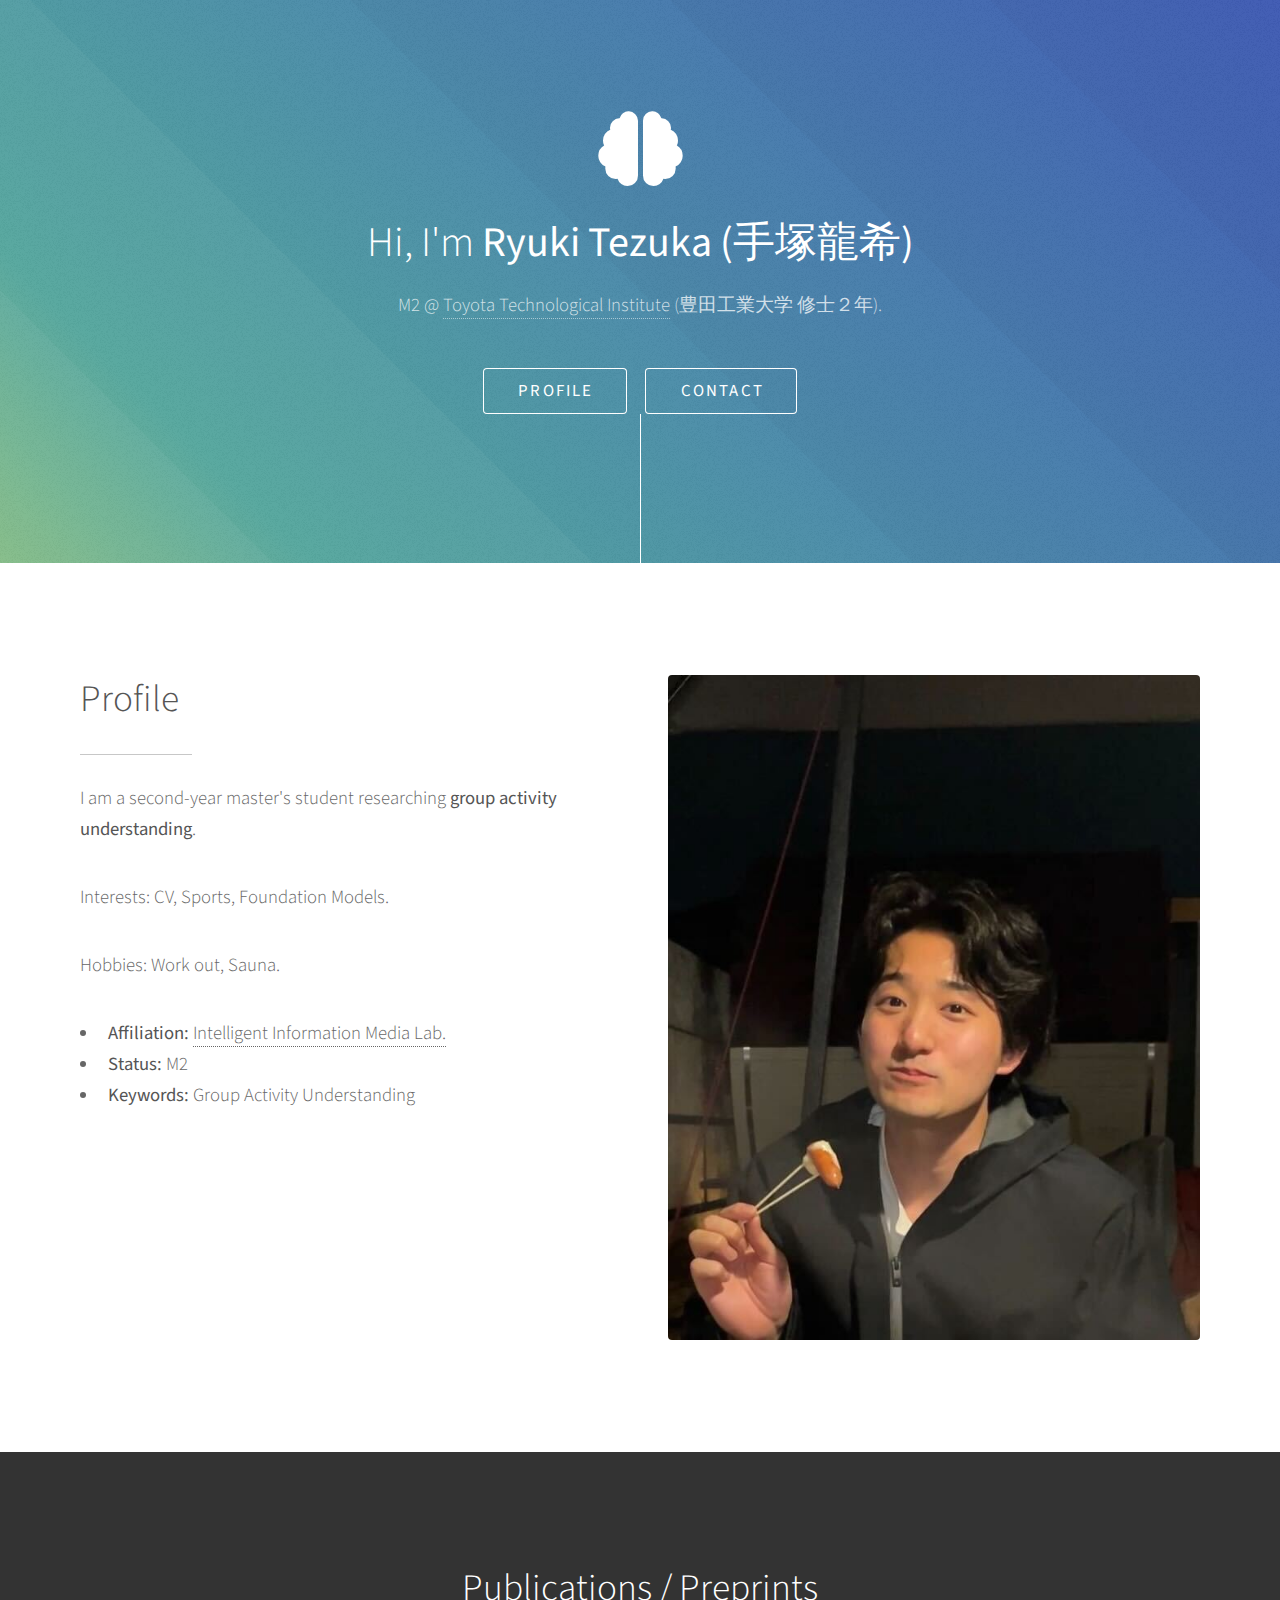
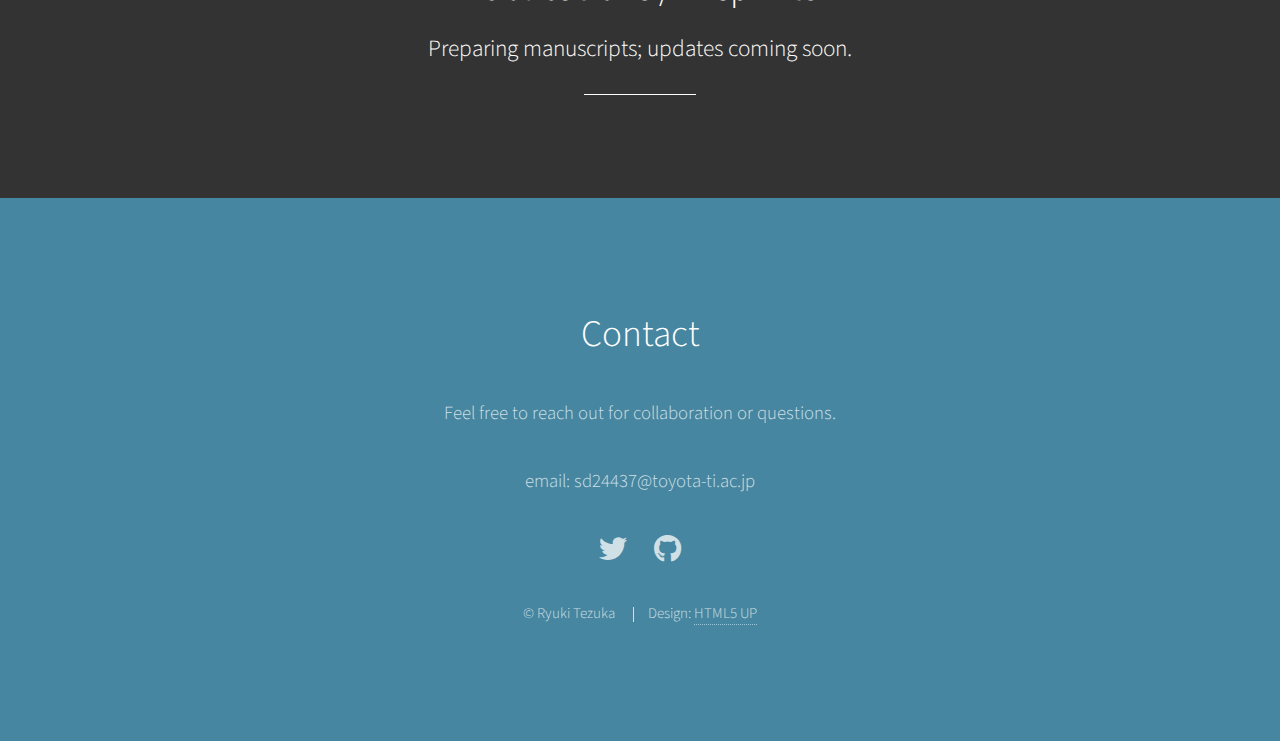
<file: index.html>
<!DOCTYPE HTML>
<!--
  Customized from:
  Photon by HTML5 UP | html5up.net | @ajlkn
  Free under CCA 3.0 (html5up.net/license)
-->
<html lang="en">
  <head>
    <title>Ryuki Tezuka | Computer Vision</title>
    <meta charset="utf-8" />
    <meta name="viewport" content="width=device-width, initial-scale=1, user-scalable=no" />
    <meta name="description" content="Ryuki Tezuka — M2 at Toyota Technological Institute. Computer Vision / Group Activity Recognition / DINOv2.">
    <link rel="stylesheet" href="assets/css/main.css" />
    <noscript><link rel="stylesheet" href="assets/css/noscript.css" /></noscript>
  </head>
  <body class="is-preload">

    <!-- Header -->
    <section id="header">
      <div class="inner">
        <span class="icon solid major fa-brain"></span>
        <h1>Hi, I'm <strong>Ryuki Tezuka (手塚龍希)</strong></h1>
        <p>
          M2 @ <a href="https://www.toyota-ti.ac.jp/" target="_blank" rel="noopener">Toyota Technological Institute</a> (豊田工業大学 修士２年).<br/>
		</p>
        <ul class="actions special">
          <li><a href="#one" class="button scrolly">Profile</a></li>
          <li><a href="#contact" class="button scrolly">Contact</a></li>
        </ul>
      </div>
    </section>

    <!-- One: About -->
    <section id="one" class="main style1">
      <div class="container">
        <div class="row gtr-150">
          <div class="col-6 col-12-medium">
            <header class="major">
              <h2>Profile </h2>
            </header>
            <p>
			I am a second-year master's student researching <b>group activity understanding</b>.
            </p>
            <p>
              Interests: CV, Sports, Foundation Models.
			</p>
			<p>
              Hobbies: Work out, Sauna.
            </p>
            <ul>
              <li><b>Affiliation:</b> <a href="https://www.toyota-ti.ac.jp/Lab/Denshi/iim/index-j.html" target="_blank" rel="noopener">Intelligent Information Media Lab.</a></li>
              <li><b>Status:</b> M2 </li>
              <li><b>Keywords:</b> Group Activity Understanding</li>
            </ul>
          </div>
          <div class="col-6 col-12-medium imp-medium">
            <span class="image fit"><img src="images/profile.jpg" alt="Profile photo of Ryuki Tezuka" /></span>
          </div>
        </div>
      </div>
    </section>

    <!-- Two: Research Focus -->
    <!-- <section id="two" class="main style2">
      <div class="container">
        <div class="row gtr-150">
          <div class="col-6 col-12-medium">
            <ul class="major-icons">
              <li><span class="icon solid style1 major fa-code"></span></li>
              <li><span class="icon solid style2 major fa-bolt"></span></li>
              <li><span class="icon solid style3 major fa-camera-retro"></span></li>
              <li><span class="icon solid style4 major fa-cog"></span></li>
              <li><span class="icon solid style5 major fa-desktop"></span></li>
              <li><span class="icon solid style6 major fa-chart-line"></span></li>
            </ul>
          </div>
          <div class="col-6 col-12-medium">
            <header class="major">
              <h2>Research Focus</h2>
            </header>
            <p>
              I build single-/multi-stream models that combine <b>global scene cues</b> (frozen
              DINOv2 features) with <b>local motion cues</b> (person-wise flow) and <b>object cues</b>
              (ball positions, inpainting). I evaluate with GAR accuracy and retrieval metrics
              (Hit@k / Precision@k), plus t-SNE visualizations.
            </p>
            <p>
              Recent work: loss design for flow/object heads, LoRA-based partial fine-tuning,
              KNN retrieval analysis on Volleyball/NBA datasets, and robustness to detector noise.
            </p>
            <p class="small">
              Tools: PyTorch, CUDA, W&B, DINOv2/ViT/CLIP, LaMa, tmux, pyenv, Docker.
            </p>
          </div>
        </div>
      </div>
    </section> -->

    <!-- Three: Projects -->
    <!-- <section id="projects" class="main style1 special">
      <div class="container">
        <header class="major">
          <h2>Selected Projects</h2>
          <p>Ongoing research and tools. Click “More” for code or notes.</p>
        </header>
        <div class="row gtr-150">
          <div class="col-4 col-12-medium">
            <span class="image fit"><img src="images/proj_gar.jpg" alt="Group Activity Recognition project image" /></span>
            <h3>Motion-aware GAR with DINOv2</h3>
            <p>
              GAR pipeline that fuses global features with person-wise flow and ball cues.
              Evaluated on Volleyball/NBA datasets with KNN retrieval.
            </p>
            <ul class="actions special">
              <li><a href="https://github.com/tezuka0001" class="button">More</a></li>
            </ul>
          </div>
          <div class="col-4 col-12-medium">
            <span class="image fit"><img src="images/proj_flow.jpg" alt="Optical flow / inpainting project image" /></span>
            <h3>Flow & Object Heads</h3>
            <p>
              Loss design and training scripts for flow_x/flow_y and ball localization;
              robustness to detector swaps, ablations with LoRA.
            </p>
            <ul class="actions special">
              <li><a href="https://github.com/tezuka0001" class="button">More</a></li>
            </ul>
          </div>
          <div class="col-4 col-12-medium">
            <span class="image fit"><img src="images/proj_tools.jpg" alt="Utilities and visualization tools" /></span>
            <h3>Eval & Viz Toolkit</h3>
            <p>
              Confusion matrices, Hit@k/Precision@k, t-SNE plots, and reproducible test pipelines
              (W&B logging, seeds, masks).
            </p>
            <ul class="actions special">
              <li><a href="https://github.com/tezuka0001" class="button">More</a></li>
            </ul>
          </div>
        </div>
      </div>
    </section> -->

    <!-- (Optional) Publications -->
    <section id="pubs" class="main style2 special">
      <div class="container">
        <header class="major">
          <h2>Publications / Preprints</h2>
          <p>Preparing manuscripts; updates coming soon.</p>
        </header>
      </div>
    </section>

    <!-- Contact / Footer -->
    <section id="footer">
      <div id="contact" class="inner">
        <h2>Contact</h2>
        <p>Feel free to reach out for collaboration or questions.</p>
		<p>email: sd24437@toyota-ti.ac.jp </p>
        <ul class="icons">
          <!-- Update the links below -->
          <li><a href="https://x.com/" class="icon brands alt fa-twitter"><span class="label">Twitter</span></a></li>
          <!-- <li><a href="https://www.instagram.com/" class="icon brands alt fa-instagram"><span class="label">Instagram</span></a></li> -->
          <li><a href="https://github.com/tezuka0001" class="icon brands alt fa-github"><span class="label">GitHub</span></a></li>
          <!-- If you have LinkedIn: <li><a href="https://www.linkedin.com/in/..." class="icon brands alt fa-linkedin"><span class="label">LinkedIn</span></a></li> -->
          <!-- <li><a href="sd24437@toyota-ti.ac.jp" class="icon solid alt fa-envelope"><span class="label">Email</span></a></li> -->
        </ul>
        <ul class="copyright">
          <li>&copy; Ryuki Tezuka</li>
          <li>Design: <a href="http://html5up.net">HTML5 UP</a></li>
        </ul>
      </div>
    </section>

    <!-- Scripts -->
    <script src="assets/js/jquery.min.js"></script>
    <script src="assets/js/jquery.scrolly.min.js"></script>
    <script src="assets/js/browser.min.js"></script>
    <script src="assets/js/breakpoints.min.js"></script>
    <script src="assets/js/util.js"></script>
    <script src="assets/js/main.js"></script>

  </body>
</html>
</file>
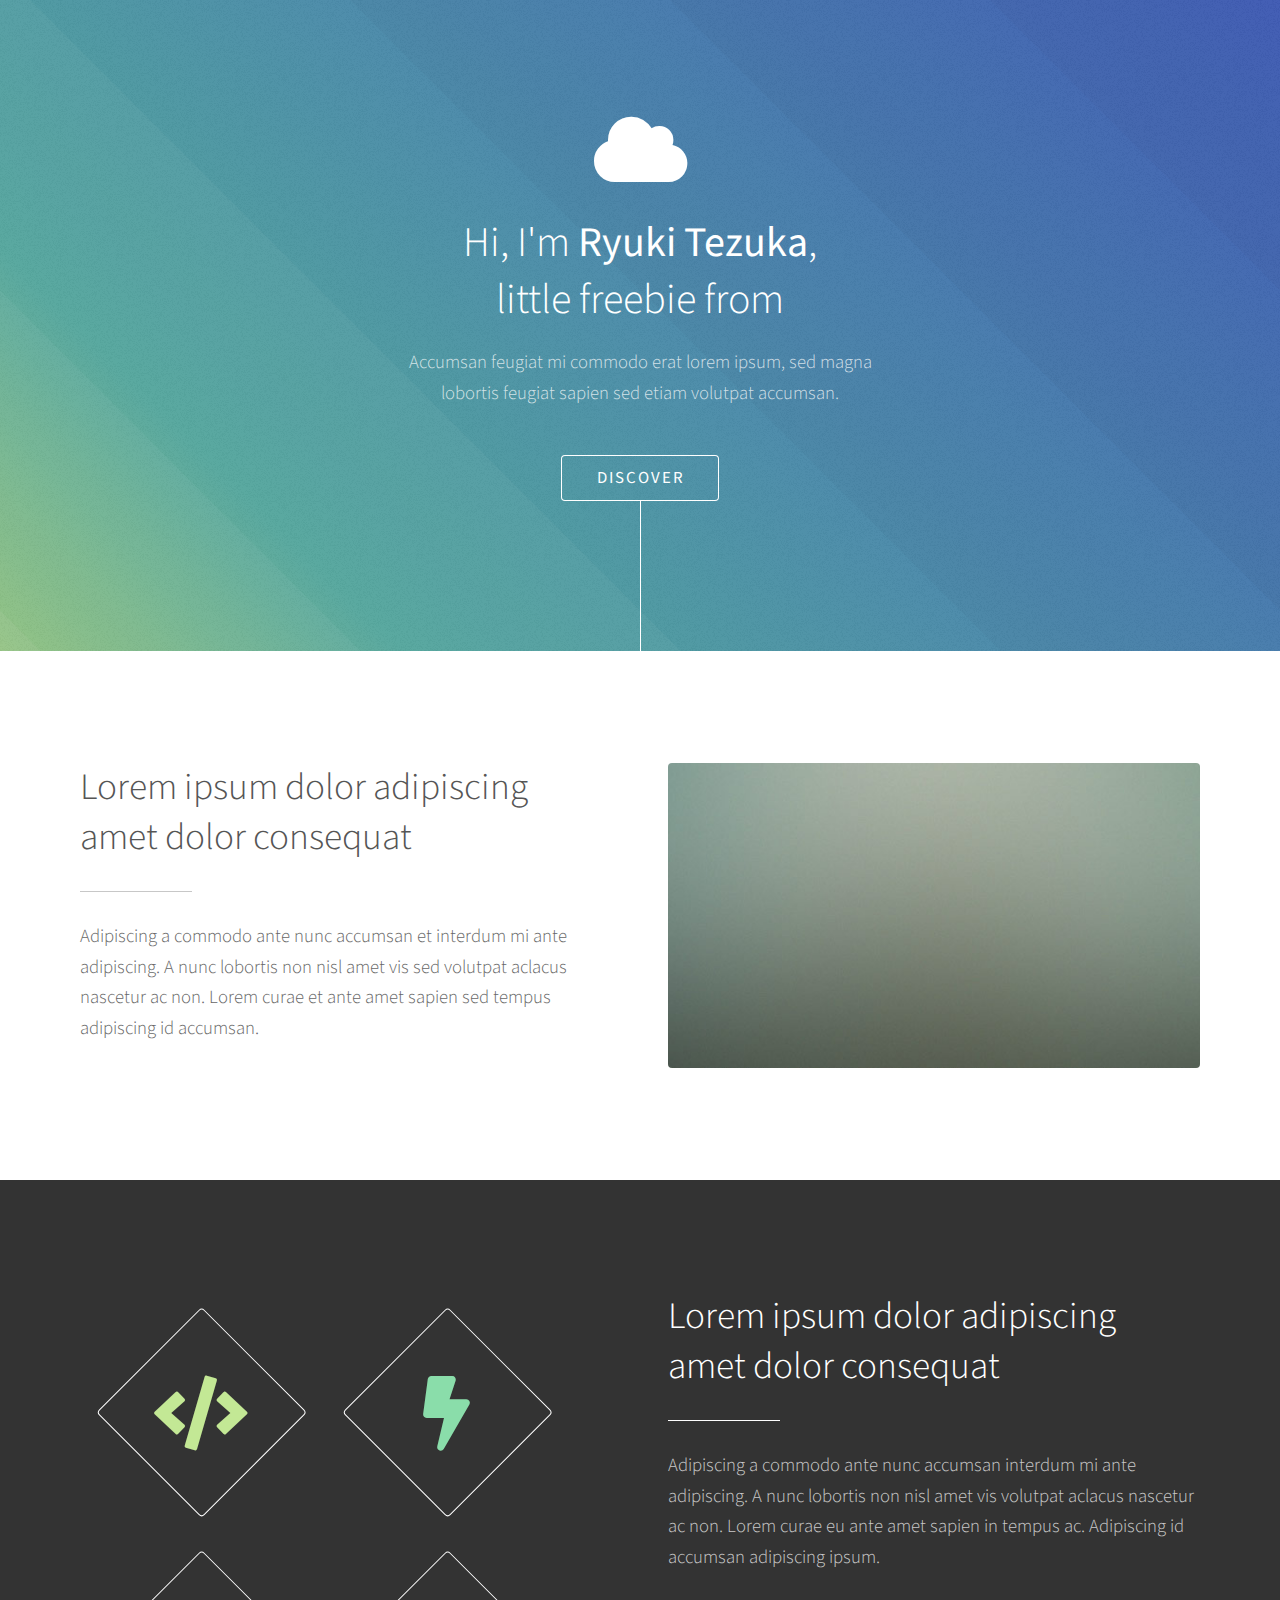
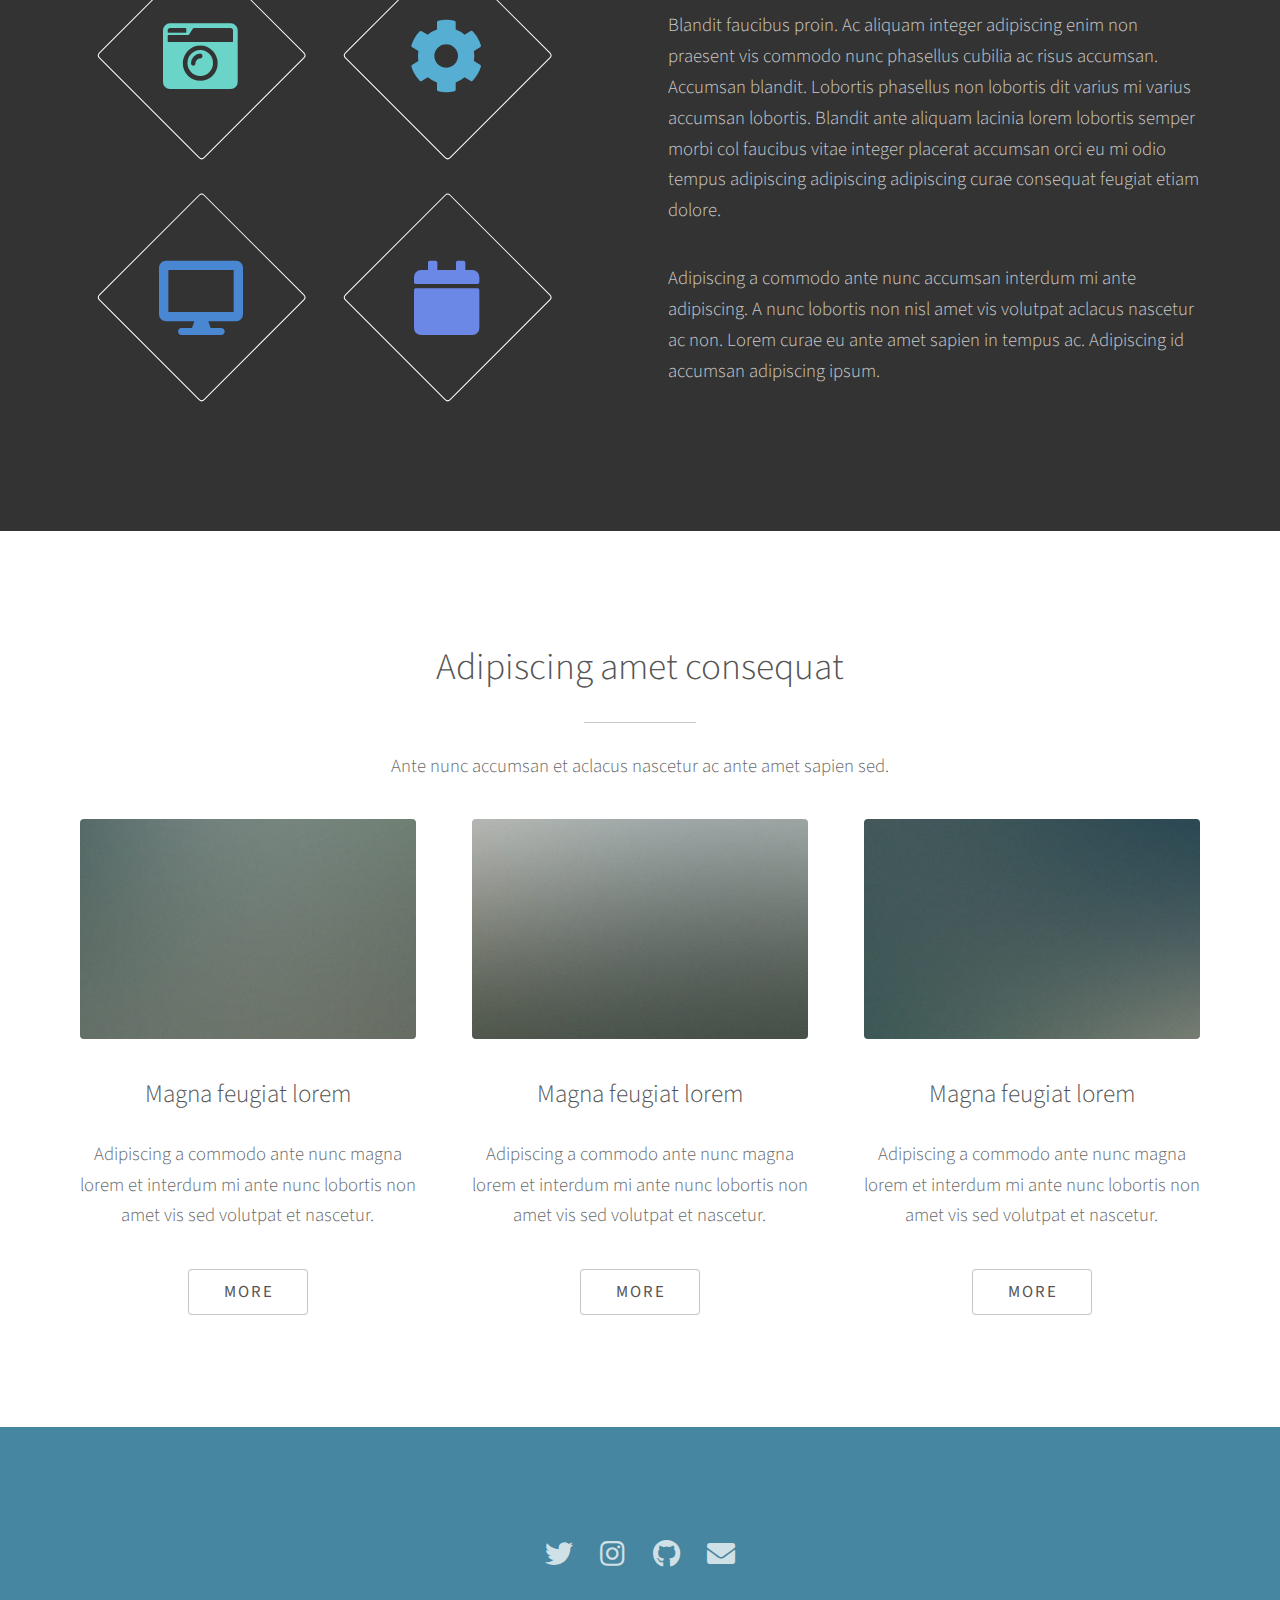
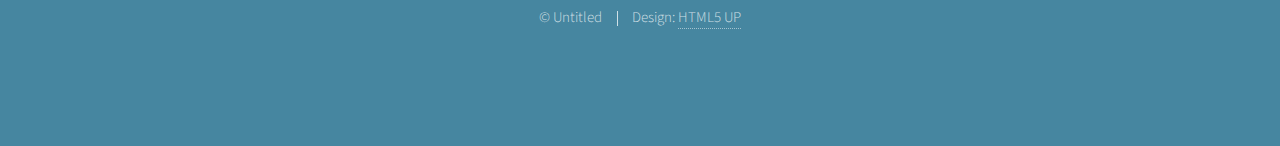
<file: index_original.html>
<!DOCTYPE HTML>
<!--
	Photon by HTML5 UP
	html5up.net | @ajlkn
	Free for personal and commercial use under the CCA 3.0 license (html5up.net/license)
-->
<html>
	<head>
		<title>tezuka001</title>
		<meta charset="utf-8" />
		<meta name="viewport" content="width=device-width, initial-scale=1, user-scalable=no" />
		<link rel="stylesheet" href="assets/css/main.css" />
		<noscript><link rel="stylesheet" href="assets/css/noscript.css" /></noscript>
	</head>
	<body class="is-preload">

		<!-- Header -->
			<section id="header">
				<div class="inner">
					<span class="icon solid major fa-cloud"></span>
					<h1>Hi, I'm <strong>Ryuki Tezuka</strong>,<br />
					little freebie from </h1>
					<p>Accumsan feugiat mi commodo erat lorem ipsum, sed magna<br />
					lobortis feugiat sapien sed etiam volutpat accumsan.</p>
					<ul class="actions special">
						<li><a href="#one" class="button scrolly">Discover</a></li>
					</ul>
				</div>
			</section>

		<!-- One -->
			<section id="one" class="main style1">
				<div class="container">
					<div class="row gtr-150">
						<div class="col-6 col-12-medium">
							<header class="major">
								<h2>Lorem ipsum dolor adipiscing<br />
								amet dolor consequat</h2>
							</header>
							<p>Adipiscing a commodo ante nunc accumsan et interdum mi ante adipiscing. A nunc lobortis non nisl amet vis sed volutpat aclacus nascetur ac non. Lorem curae et ante amet sapien sed tempus adipiscing id accumsan.</p>
						</div>
						<div class="col-6 col-12-medium imp-medium">
							<span class="image fit"><img src="images/pic01.jpg" alt="" /></span>
						</div>
					</div>
				</div>
			</section>

		<!-- Two -->
			<section id="two" class="main style2">
				<div class="container">
					<div class="row gtr-150">
						<div class="col-6 col-12-medium">
							<ul class="major-icons">
								<li><span class="icon solid style1 major fa-code"></span></li>
								<li><span class="icon solid style2 major fa-bolt"></span></li>
								<li><span class="icon solid style3 major fa-camera-retro"></span></li>
								<li><span class="icon solid style4 major fa-cog"></span></li>
								<li><span class="icon solid style5 major fa-desktop"></span></li>
								<li><span class="icon solid style6 major fa-calendar"></span></li>
							</ul>
						</div>
						<div class="col-6 col-12-medium">
							<header class="major">
								<h2>Lorem ipsum dolor adipiscing<br />
								amet dolor consequat</h2>
							</header>
							<p>Adipiscing a commodo ante nunc accumsan interdum mi ante adipiscing. A nunc lobortis non nisl amet vis volutpat aclacus nascetur ac non. Lorem curae eu ante amet sapien in tempus ac. Adipiscing id accumsan adipiscing ipsum.</p>
							<p>Blandit faucibus proin. Ac aliquam integer adipiscing enim non praesent vis commodo nunc phasellus cubilia ac risus accumsan. Accumsan blandit. Lobortis phasellus non lobortis dit varius mi varius accumsan lobortis. Blandit ante aliquam lacinia lorem lobortis semper morbi col faucibus vitae integer placerat accumsan orci eu mi odio tempus adipiscing adipiscing adipiscing curae consequat feugiat etiam dolore.</p>
							<p>Adipiscing a commodo ante nunc accumsan interdum mi ante adipiscing. A nunc lobortis non nisl amet vis volutpat aclacus nascetur ac non. Lorem curae eu ante amet sapien in tempus ac. Adipiscing id accumsan adipiscing ipsum.</p>
						</div>
					</div>
				</div>
			</section>

		<!-- Three -->
			<section id="three" class="main style1 special">
				<div class="container">
					<header class="major">
						<h2>Adipiscing amet consequat</h2>
					</header>
					<p>Ante nunc accumsan et aclacus nascetur ac ante amet sapien sed.</p>
					<div class="row gtr-150">
						<div class="col-4 col-12-medium">
							<span class="image fit"><img src="images/pic02.jpg" alt="" /></span>
							<h3>Magna feugiat lorem</h3>
							<p>Adipiscing a commodo ante nunc magna lorem et interdum mi ante nunc lobortis non amet vis sed volutpat et nascetur.</p>
							<ul class="actions special">
								<li><a href="#" class="button">More</a></li>
							</ul>
						</div>
						<div class="col-4 col-12-medium">
							<span class="image fit"><img src="images/pic03.jpg" alt="" /></span>
							<h3>Magna feugiat lorem</h3>
							<p>Adipiscing a commodo ante nunc magna lorem et interdum mi ante nunc lobortis non amet vis sed volutpat et nascetur.</p>
							<ul class="actions special">
								<li><a href="#" class="button">More</a></li>
							</ul>
						</div>
						<div class="col-4 col-12-medium">
							<span class="image fit"><img src="images/pic04.jpg" alt="" /></span>
							<h3>Magna feugiat lorem</h3>
							<p>Adipiscing a commodo ante nunc magna lorem et interdum mi ante nunc lobortis non amet vis sed volutpat et nascetur.</p>
							<ul class="actions special">
								<li><a href="#" class="button">More</a></li>
							</ul>
						</div>
					</div>
				</div>
			</section>


		<!-- Five -->
		<!--
			<section id="five" class="main style1">
				<div class="container">
					<header class="major special">
						<h2>Elements</h2>
					</header>

					<section>
						<h4>Text</h4>
						<p>This is <b>bold</b> and this is <strong>strong</strong>. This is <i>italic</i> and this is <em>emphasized</em>.
						This is <sup>superscript</sup> text and this is <sub>subscript</sub> text.
						This is <u>underlined</u> and this is code: <code>for (;;) { ... }</code>. Finally, <a href="#">this is a link</a>.</p>
						<hr />
						<header>
							<h4>Heading with a Subtitle</h4>
							<p>Lorem ipsum dolor sit amet nullam id egestas urna aliquam</p>
						</header>
						<p>Nunc lacinia ante nunc ac lobortis. Interdum adipiscing gravida odio porttitor sem non mi integer non faucibus ornare mi ut ante amet placerat aliquet. Volutpat eu sed ante lacinia sapien lorem accumsan varius montes viverra nibh in adipiscing blandit tempus accumsan.</p>
						<header>
							<h5>Heading with a Subtitle</h5>
							<p>Lorem ipsum dolor sit amet nullam id egestas urna aliquam</p>
						</header>
						<p>Nunc lacinia ante nunc ac lobortis. Interdum adipiscing gravida odio porttitor sem non mi integer non faucibus ornare mi ut ante amet placerat aliquet. Volutpat eu sed ante lacinia sapien lorem accumsan varius montes viverra nibh in adipiscing blandit tempus accumsan.</p>
						<hr />
						<h2>Heading Level 2</h2>
						<h3>Heading Level 3</h3>
						<h4>Heading Level 4</h4>
						<h5>Heading Level 5</h5>
						<h6>Heading Level 6</h6>
						<hr />
						<h5>Blockquote</h5>
						<blockquote>Fringilla nisl. Donec accumsan interdum nisi, quis tincidunt felis sagittis eget tempus euismod. Vestibulum ante ipsum primis in faucibus vestibulum. Blandit adipiscing eu felis iaculis volutpat ac adipiscing accumsan faucibus. Vestibulum ante ipsum primis in faucibus lorem ipsum dolor sit amet nullam adipiscing eu felis.</blockquote>
						<h5>Preformatted</h5>
						<pre><code>i = 0;

while (!deck.isInOrder()) {
print 'Iteration ' + i;
deck.shuffle();
i++;
}

print 'It took ' + i + ' iterations to sort the deck.';</code></pre>
					</section>

					<section>
						<h4>Lists</h4>
						<div class="row">
							<div class="col-6 col-12-medium">
								<h5>Unordered</h5>
								<ul>
									<li>Dolor pulvinar etiam.</li>
									<li>Sagittis adipiscing.</li>
									<li>Felis enim feugiat.</li>
								</ul>
								<h5>Alternate</h5>
								<ul class="alt">
									<li>Dolor pulvinar etiam.</li>
									<li>Sagittis adipiscing.</li>
									<li>Felis enim feugiat.</li>
								</ul>
							</div>
							<div class="col-6 col-12-medium">
								<h5>Ordered</h5>
								<ol>
									<li>Dolor pulvinar etiam.</li>
									<li>Etiam vel felis viverra.</li>
									<li>Felis enim feugiat.</li>
									<li>Dolor pulvinar etiam.</li>
									<li>Etiam vel felis lorem.</li>
									<li>Felis enim et feugiat.</li>
								</ol>
								<h5>Icons</h5>
								<ul class="icons">
									<li><a href="#" class="icon brands fa-twitter"><span class="label">Twitter</span></a></li>
									<li><a href="#" class="icon brands fa-facebook-f"><span class="label">Facebook</span></a></li>
									<li><a href="#" class="icon brands fa-instagram"><span class="label">Instagram</span></a></li>
									<li><a href="#" class="icon brands fa-github"><span class="label">Github</span></a></li>
								</ul>
							</div>
						</div>
						<h5>Actions</h5>
						<div class="row">
							<div class="col-6 col-12-medium">
								<ul class="actions">
									<li><a href="#" class="button primary">Default</a></li>
									<li><a href="#" class="button">Default</a></li>
								</ul>
								<ul class="actions small">
									<li><a href="#" class="button primary small">Small</a></li>
									<li><a href="#" class="button small">Small</a></li>
								</ul>
								<ul class="actions stacked">
									<li><a href="#" class="button primary">Default</a></li>
									<li><a href="#" class="button">Default</a></li>
								</ul>
								<ul class="actions stacked">
									<li><a href="#" class="button primary small">Small</a></li>
									<li><a href="#" class="button small">Small</a></li>
								</ul>
							</div>
							<div class="col-6 col-12-medium">
								<ul class="actions stacked">
									<li><a href="#" class="button primary fit">Default</a></li>
									<li><a href="#" class="button fit">Default</a></li>
								</ul>
								<ul class="actions stacked">
									<li><a href="#" class="button primary small fit">Small</a></li>
									<li><a href="#" class="button small fit">Small</a></li>
								</ul>
							</div>
						</div>
					</section>

					<section>
						<h4>Table</h4>
						<h5>Default</h5>
						<div class="table-wrapper">
							<table>
								<thead>
									<tr>
										<th>Name</th>
										<th>Description</th>
										<th>Price</th>
									</tr>
								</thead>
								<tbody>
									<tr>
										<td>Item One</td>
										<td>Ante turpis integer aliquet porttitor.</td>
										<td>29.99</td>
									</tr>
									<tr>
										<td>Item Two</td>
										<td>Vis ac commodo adipiscing arcu aliquet.</td>
										<td>19.99</td>
									</tr>
									<tr>
										<td>Item Three</td>
										<td> Morbi faucibus arcu accumsan lorem.</td>
										<td>29.99</td>
									</tr>
									<tr>
										<td>Item Four</td>
										<td>Vitae integer tempus condimentum.</td>
										<td>19.99</td>
									</tr>
									<tr>
										<td>Item Five</td>
										<td>Ante turpis integer aliquet porttitor.</td>
										<td>29.99</td>
									</tr>
								</tbody>
								<tfoot>
									<tr>
										<td colspan="2"></td>
										<td>100.00</td>
									</tr>
								</tfoot>
							</table>
						</div>

						<h5>Alternate</h5>
						<div class="table-wrapper">
							<table class="alt">
								<thead>
									<tr>
										<th>Name</th>
										<th>Description</th>
										<th>Price</th>
									</tr>
								</thead>
								<tbody>
									<tr>
										<td>Item One</td>
										<td>Ante turpis integer aliquet porttitor.</td>
										<td>29.99</td>
									</tr>
									<tr>
										<td>Item Two</td>
										<td>Vis ac commodo adipiscing arcu aliquet.</td>
										<td>19.99</td>
									</tr>
									<tr>
										<td>Item Three</td>
										<td> Morbi faucibus arcu accumsan lorem.</td>
										<td>29.99</td>
									</tr>
									<tr>
										<td>Item Four</td>
										<td>Vitae integer tempus condimentum.</td>
										<td>19.99</td>
									</tr>
									<tr>
										<td>Item Five</td>
										<td>Ante turpis integer aliquet porttitor.</td>
										<td>29.99</td>
									</tr>
								</tbody>
								<tfoot>
									<tr>
										<td colspan="2"></td>
										<td>100.00</td>
									</tr>
								</tfoot>
							</table>
						</div>
					</section>

					<section>
						<h4>Buttons</h4>
						<ul class="actions">
							<li><a href="#" class="button primary">Primary</a></li>
							<li><a href="#" class="button">Default</a></li>
						</ul>
						<ul class="actions">
							<li><a href="#" class="button large">Large</a></li>
							<li><a href="#" class="button">Default</a></li>
							<li><a href="#" class="button small">Small</a></li>
						</ul>
						<ul class="actions fit">
							<li><a href="#" class="button fit">Fit</a></li>
							<li><a href="#" class="button primary fit">Fit</a></li>
							<li><a href="#" class="button fit">Fit</a></li>
						</ul>
						<ul class="actions fit small">
							<li><a href="#" class="button primary fit small">Fit + Small</a></li>
							<li><a href="#" class="button fit small">Fit + Small</a></li>
							<li><a href="#" class="button primary fit small">Fit + Small</a></li>
						</ul>
						<ul class="actions">
							<li><a href="#" class="button primary icon solid fa-download">Icon</a></li>
							<li><a href="#" class="button icon solid fa-download">Icon</a></li>
						</ul>
						<ul class="actions">
							<li><span class="button primary disabled">Disabled</span></li>
							<li><span class="button disabled">Disabled</span></li>
						</ul>
					</section>

					<section>
						<h4>Form</h4>
						<form method="post" action="#">
							<div class="row gtr-uniform gtr-50">
								<div class="col-6 col-12-xsmall">
									<input type="text" name="demo-name" id="demo-name" value="" placeholder="Name" />
								</div>
								<div class="col-6 col-12-xsmall">
									<input type="email" name="demo-email" id="demo-email" value="" placeholder="Email" />
								</div>
								<div class="col-12">
									<select name="demo-category" id="demo-category">
										<option value="">- Category -</option>
										<option value="1">Manufacturing</option>
										<option value="1">Shipping</option>
										<option value="1">Administration</option>
										<option value="1">Human Resources</option>
									</select>
								</div>
								<div class="col-4 col-12-small">
									<input type="radio" id="demo-priority-low" name="demo-priority" checked>
									<label for="demo-priority-low">Low</label>
								</div>
								<div class="col-4 col-12-small">
									<input type="radio" id="demo-priority-normal" name="demo-priority">
									<label for="demo-priority-normal">Normal</label>
								</div>
								<div class="col-4 col-12-small">
									<input type="radio" id="demo-priority-high" name="demo-priority">
									<label for="demo-priority-high">High</label>
								</div>
								<div class="col-6 col-12-small">
									<input type="checkbox" id="demo-copy" name="demo-copy">
									<label for="demo-copy">Email me a copy</label>
								</div>
								<div class="col-6 col-12-small">
									<input type="checkbox" id="demo-human" name="demo-human" checked>
									<label for="demo-human">Not a robot</label>
								</div>
								<div class="col-12">
									<textarea name="demo-message" id="demo-message" placeholder="Enter your message" rows="6"></textarea>
								</div>
								<div class="col-12">
									<ul class="actions">
										<li><input type="submit" value="Send Message" class="primary" /></li>
										<li><input type="reset" value="Reset" /></li>
									</ul>
								</div>
							</div>
						</form>
					</section>

					<section>
						<h4>Image</h4>
						<h5>Fit</h5>
						<div class="box alt">
							<div class="row gtr-uniform gtr-50">
								<div class="col-12"><span class="image fit"><img src="images/pic06.jpg" alt="" /></span></div>
								<div class="col-4"><span class="image fit"><img src="images/pic02.jpg" alt="" /></span></div>
								<div class="col-4"><span class="image fit"><img src="images/pic03.jpg" alt="" /></span></div>
								<div class="col-4"><span class="image fit"><img src="images/pic04.jpg" alt="" /></span></div>
								<div class="col-4"><span class="image fit"><img src="images/pic03.jpg" alt="" /></span></div>
								<div class="col-4"><span class="image fit"><img src="images/pic04.jpg" alt="" /></span></div>
								<div class="col-4"><span class="image fit"><img src="images/pic02.jpg" alt="" /></span></div>
								<div class="col-4"><span class="image fit"><img src="images/pic04.jpg" alt="" /></span></div>
								<div class="col-4"><span class="image fit"><img src="images/pic02.jpg" alt="" /></span></div>
								<div class="col-4"><span class="image fit"><img src="images/pic03.jpg" alt="" /></span></div>
							</div>
						</div>
						<h5>Left &amp; Right</h5>
						<p><span class="image left"><img src="images/pic05.jpg" alt="" /></span>Fringilla nisl. Donec accumsan interdum nisi, quis tincidunt felis sagittis eget. tempus euismod. Vestibulum ante ipsum primis in faucibus vestibulum. Blandit adipiscing eu felis iaculis volutpat ac adipiscing accumsan eu faucibus. Integer ac pellentesque praesent tincidunt felis sagittis eget. tempus euismod. Vestibulum ante ipsum primis in faucibus vestibulum. Blandit adipiscing eu felis iaculis volutpat ac adipiscing accumsan eu faucibus. Integer ac pellentesque praesent. Donec accumsan interdum nisi, quis tincidunt felis sagittis eget. tempus euismod. Vestibulum ante ipsum primis in faucibus vestibulum. Blandit adipiscing eu felis iaculis volutpat ac adipiscing accumsan eu faucibus. Integer ac pellentesque praesent tincidunt felis sagittis eget. tempus euismod. Vestibulum ante ipsum primis in faucibus vestibulum. Blandit adipiscing eu felis iaculis volutpat ac adipiscing accumsan eu faucibus. Integer ac pellentesque praesent. Blandit adipiscing eu felis iaculis volutpat ac adipiscing accumsan eu faucibus. Integer ac pellentesque praesent tincidunt felis sagittis eget. tempus euismod. Vestibulum ante ipsum primis in faucibus vestibulum. Blandit adipiscing eu felis iaculis volutpat ac adipiscing accumsan eu faucibus. Integer ac pellentesque praesent.</p>
						<p><span class="image right"><img src="images/pic05.jpg" alt="" /></span>Fringilla nisl. Donec accumsan interdum nisi, quis tincidunt felis sagittis eget. tempus euismod. Vestibulum ante ipsum primis in faucibus vestibulum. Blandit adipiscing eu felis iaculis volutpat ac adipiscing accumsan eu faucibus. Integer ac pellentesque praesent tincidunt felis sagittis eget. tempus euismod. Vestibulum ante ipsum primis in faucibus vestibulum. Blandit adipiscing eu felis iaculis volutpat ac adipiscing accumsan eu faucibus. Integer ac pellentesque praesent. Donec accumsan interdum nisi, quis tincidunt felis sagittis eget. tempus euismod. Vestibulum ante ipsum primis in faucibus vestibulum. Blandit adipiscing eu felis iaculis volutpat ac adipiscing accumsan eu faucibus. Integer ac pellentesque praesent tincidunt felis sagittis eget. tempus euismod. Vestibulum ante ipsum primis in faucibus vestibulum. Blandit adipiscing eu felis iaculis volutpat ac adipiscing accumsan eu faucibus. Integer ac pellentesque praesent. Blandit adipiscing eu felis iaculis volutpat ac adipiscing accumsan eu faucibus. Integer ac pellentesque praesent tincidunt felis sagittis eget. tempus euismod. Vestibulum ante ipsum primis in faucibus vestibulum. Blandit adipiscing eu felis iaculis volutpat ac adipiscing accumsan eu faucibus. Integer ac pellentesque praesent.</p>
					</section>

				</div>
			</section>
		-->

		<!-- Footer -->
			<section id="footer">
				<ul class="icons">
					<li><a href="#" class="icon brands alt fa-twitter"><span class="label">Twitter</span></a></li>
					<li><a href="#" class="icon brands alt fa-instagram"><span class="label">Instagram</span></a></li>
					<li><a href="#" class="icon brands alt fa-github"><span class="label">GitHub</span></a></li>
					<li><a href="#" class="icon solid alt fa-envelope"><span class="label">Email</span></a></li>
				</ul>
				<ul class="copyright">
					<li>&copy; Untitled</li><li>Design: <a href="http://html5up.net">HTML5 UP</a></li>
				</ul>
			</section>

		<!-- Scripts -->
			<script src="assets/js/jquery.min.js"></script>
			<script src="assets/js/jquery.scrolly.min.js"></script>
			<script src="assets/js/browser.min.js"></script>
			<script src="assets/js/breakpoints.min.js"></script>
			<script src="assets/js/util.js"></script>
			<script src="assets/js/main.js"></script>

	</body>
</html>
</file>
<file: assets/css/noscript.css>
/*
	Photon by HTML5 UP
	html5up.net | @ajlkn
	Free for personal and commercial use under the CCA 3.0 license (html5up.net/license)
*/

/* Header */

	body.is-preload #header .inner {
		-moz-transform: none;
		-webkit-transform: none;
		-ms-transform: none;
		transform: none;
		opacity: 1;
	}

		body.is-preload #header .inner .actions {
			-moz-transform: none;
			-webkit-transform: none;
			-ms-transform: none;
			transform: none;
			opacity: 1;
		}

	body.is-preload #header:after {
		opacity: 0;
	}
</file>
<file: assets/css/main.css>
@import url("fontawesome-all.min.css");
@import url("https://fonts.googleapis.com/css?family=Source+Sans+Pro:300,300italic,400,400italic");

/*
	Photon by HTML5 UP
	html5up.net | @ajlkn
	Free for personal and commercial use under the CCA 3.0 license (html5up.net/license)
*/

html, body, div, span, applet, object,
iframe, h1, h2, h3, h4, h5, h6, p, blockquote,
pre, a, abbr, acronym, address, big, cite,
code, del, dfn, em, img, ins, kbd, q, s, samp,
small, strike, strong, sub, sup, tt, var, b,
u, i, center, dl, dt, dd, ol, ul, li, fieldset,
form, label, legend, table, caption, tbody,
tfoot, thead, tr, th, td, article, aside,
canvas, details, embed, figure, figcaption,
footer, header, hgroup, menu, nav, output, ruby,
section, summary, time, mark, audio, video {
	margin: 0;
	padding: 0;
	border: 0;
	font-size: 100%;
	font: inherit;
	vertical-align: baseline;}

article, aside, details, figcaption, figure,
footer, header, hgroup, menu, nav, section {
	display: block;}

body {
	line-height: 1;
}

ol, ul {
	list-style: none;
}

blockquote, q {
	quotes: none;
}

	blockquote:before, blockquote:after, q:before, q:after {
		content: '';
		content: none;
	}

table {
	border-collapse: collapse;
	border-spacing: 0;
}

body {
	-webkit-text-size-adjust: none;
}

mark {
	background-color: transparent;
	color: inherit;
}

input::-moz-focus-inner {
	border: 0;
	padding: 0;
}

input, select, textarea {
	-moz-appearance: none;
	-webkit-appearance: none;
	-ms-appearance: none;
	appearance: none;
}

/* Basic */

	html {
		box-sizing: border-box;
	}

	*, *:before, *:after {
		box-sizing: inherit;
	}

	body {
		background: #fff;
	}

		body.is-preload *, body.is-preload *:before, body.is-preload *:after {
			-moz-animation: none !important;
			-webkit-animation: none !important;
			-ms-animation: none !important;
			animation: none !important;
			-moz-transition: none !important;
			-webkit-transition: none !important;
			-ms-transition: none !important;
			transition: none !important;
		}

	body, input, select, textarea {
		color: #666;
		font-family: "Source Sans Pro", Helvetica, sans-serif;
		font-size: 16pt;
		font-weight: 300;
		line-height: 1.65em;
	}

	a {
		-moz-transition: color 0.2s ease-in-out, border-color 0.2s ease-in-out;
		-webkit-transition: color 0.2s ease-in-out, border-color 0.2s ease-in-out;
		-ms-transition: color 0.2s ease-in-out, border-color 0.2s ease-in-out;
		transition: color 0.2s ease-in-out, border-color 0.2s ease-in-out;
		border-bottom: dotted 1px #666;
		color: inherit;
		text-decoration: none;
	}

		a:hover {
			border-bottom-color: transparent !important;
			color: #6bd4c8;
		}

	strong, b {
		color: #555;
		font-weight: 400;
	}

	em, i {
		font-style: italic;
	}

	p {
		margin: 0 0 2em 0;
	}

	h1, h2, h3, h4, h5, h6 {
		color: #555;
		line-height: 1em;
		margin: 0 0 1em 0;
	}

		h1 a, h2 a, h3 a, h4 a, h5 a, h6 a {
			color: inherit;
			text-decoration: none;
		}

	h1 {
		font-size: 2.25em;
		line-height: 1.35em;
	}

	h2 {
		font-size: 2em;
		line-height: 1.35em;
	}

	h3 {
		font-size: 1.35em;
		line-height: 1.5em;
	}

	h4 {
		font-size: 1.25em;
		line-height: 1.5em;
	}

	h5 {
		font-size: 0.9em;
		line-height: 1.5em;
	}

	h6 {
		font-size: 0.7em;
		line-height: 1.5em;
	}

	sub {
		font-size: 0.8em;
		position: relative;
		top: 0.5em;
	}

	sup {
		font-size: 0.8em;
		position: relative;
		top: -0.5em;
	}

	hr {
		border: 0;
		border-bottom: solid 1px rgba(144, 144, 144, 0.5);
		margin: 2em 0;
	}

		hr.major {
			margin: 3em 0;
		}

	blockquote {
		border-left: solid 4px rgba(144, 144, 144, 0.5);
		font-style: italic;
		margin: 0 0 2em 0;
		padding: 0.5em 0 0.5em 2em;
	}

	code {
		background: rgba(144, 144, 144, 0.075);
		border-radius: 4px;
		border: solid 1px rgba(144, 144, 144, 0.5);
		font-family: "Courier New", monospace;
		font-size: 0.9em;
		margin: 0 0.25em;
		padding: 0.25em 0.65em;
	}

	pre {
		-webkit-overflow-scrolling: touch;
		font-family: "Courier New", monospace;
		font-size: 0.9em;
		margin: 0 0 2em 0;
	}

		pre code {
			display: block;
			line-height: 1.75em;
			padding: 1em 1.5em;
			overflow-x: auto;
		}

	.align-left {
		text-align: left;
	}

	.align-center {
		text-align: center;
	}

	.align-right {
		text-align: right;
	}

/* Container */

	.container {
		margin: 0 auto;
		max-width: calc(100% - 4em);
		width: 60em;
	}

		.container.xsmall {
			width: 15em;
		}

		.container.small {
			width: 30em;
		}

		.container.medium {
			width: 45em;
		}

		.container.large {
			width: 75em;
		}

		.container.xlarge {
			width: 90em;
		}

		.container.max {
			width: 100%;
		}

		@media screen and (max-width: 980px) {

			.container {
				max-width: 100% !important;
				width: 100% !important;
			}

		}

		@media screen and (max-width: 480px) {

			.container {
				max-width: calc(100% - 3em);
			}

		}

/* Row */

	.row {
		display: flex;
		flex-wrap: wrap;
		box-sizing: border-box;
		align-items: stretch;
	}

		.row > * {
			box-sizing: border-box;
		}

		.row.gtr-uniform > * > :last-child {
			margin-bottom: 0;
		}

		.row.aln-left {
			justify-content: flex-start;
		}

		.row.aln-center {
			justify-content: center;
		}

		.row.aln-right {
			justify-content: flex-end;
		}

		.row.aln-top {
			align-items: flex-start;
		}

		.row.aln-middle {
			align-items: center;
		}

		.row.aln-bottom {
			align-items: flex-end;
		}

		.row > .imp {
			order: -1;
		}

		.row > .col-1 {
			width: 8.33333%;
		}

		.row > .off-1 {
			margin-left: 8.33333%;
		}

		.row > .col-2 {
			width: 16.66667%;
		}

		.row > .off-2 {
			margin-left: 16.66667%;
		}

		.row > .col-3 {
			width: 25%;
		}

		.row > .off-3 {
			margin-left: 25%;
		}

		.row > .col-4 {
			width: 33.33333%;
		}

		.row > .off-4 {
			margin-left: 33.33333%;
		}

		.row > .col-5 {
			width: 41.66667%;
		}

		.row > .off-5 {
			margin-left: 41.66667%;
		}

		.row > .col-6 {
			width: 50%;
		}

		.row > .off-6 {
			margin-left: 50%;
		}

		.row > .col-7 {
			width: 58.33333%;
		}

		.row > .off-7 {
			margin-left: 58.33333%;
		}

		.row > .col-8 {
			width: 66.66667%;
		}

		.row > .off-8 {
			margin-left: 66.66667%;
		}

		.row > .col-9 {
			width: 75%;
		}

		.row > .off-9 {
			margin-left: 75%;
		}

		.row > .col-10 {
			width: 83.33333%;
		}

		.row > .off-10 {
			margin-left: 83.33333%;
		}

		.row > .col-11 {
			width: 91.66667%;
		}

		.row > .off-11 {
			margin-left: 91.66667%;
		}

		.row > .col-12 {
			width: 100%;
		}

		.row > .off-12 {
			margin-left: 100%;
		}

		.row.gtr-0 {
			margin-top: 0;
			margin-left: 0em;
		}

			.row.gtr-0 > * {
				padding: 0 0 0 0em;
			}

			.row.gtr-0.gtr-uniform {
				margin-top: 0em;
			}

				.row.gtr-0.gtr-uniform > * {
					padding-top: 0em;
				}

		.row.gtr-25 {
			margin-top: 0;
			margin-left: -0.5em;
		}

			.row.gtr-25 > * {
				padding: 0 0 0 0.5em;
			}

			.row.gtr-25.gtr-uniform {
				margin-top: -0.5em;
			}

				.row.gtr-25.gtr-uniform > * {
					padding-top: 0.5em;
				}

		.row.gtr-50 {
			margin-top: 0;
			margin-left: -1em;
		}

			.row.gtr-50 > * {
				padding: 0 0 0 1em;
			}

			.row.gtr-50.gtr-uniform {
				margin-top: -1em;
			}

				.row.gtr-50.gtr-uniform > * {
					padding-top: 1em;
				}

		.row {
			margin-top: 0;
			margin-left: -2em;
		}

			.row > * {
				padding: 0 0 0 2em;
			}

			.row.gtr-uniform {
				margin-top: -2em;
			}

				.row.gtr-uniform > * {
					padding-top: 2em;
				}

		.row.gtr-150 {
			margin-top: 0;
			margin-left: -3em;
		}

			.row.gtr-150 > * {
				padding: 0 0 0 3em;
			}

			.row.gtr-150.gtr-uniform {
				margin-top: -3em;
			}

				.row.gtr-150.gtr-uniform > * {
					padding-top: 3em;
				}

		.row.gtr-200 {
			margin-top: 0;
			margin-left: -4em;
		}

			.row.gtr-200 > * {
				padding: 0 0 0 4em;
			}

			.row.gtr-200.gtr-uniform {
				margin-top: -4em;
			}

				.row.gtr-200.gtr-uniform > * {
					padding-top: 4em;
				}

		@media screen and (max-width: 1680px) {

			.row {
				display: flex;
				flex-wrap: wrap;
				box-sizing: border-box;
				align-items: stretch;
			}

				.row > * {
					box-sizing: border-box;
				}

				.row.gtr-uniform > * > :last-child {
					margin-bottom: 0;
				}

				.row.aln-left {
					justify-content: flex-start;
				}

				.row.aln-center {
					justify-content: center;
				}

				.row.aln-right {
					justify-content: flex-end;
				}

				.row.aln-top {
					align-items: flex-start;
				}

				.row.aln-middle {
					align-items: center;
				}

				.row.aln-bottom {
					align-items: flex-end;
				}

				.row > .imp-xlarge {
					order: -1;
				}

				.row > .col-1-xlarge {
					width: 8.33333%;
				}

				.row > .off-1-xlarge {
					margin-left: 8.33333%;
				}

				.row > .col-2-xlarge {
					width: 16.66667%;
				}

				.row > .off-2-xlarge {
					margin-left: 16.66667%;
				}

				.row > .col-3-xlarge {
					width: 25%;
				}

				.row > .off-3-xlarge {
					margin-left: 25%;
				}

				.row > .col-4-xlarge {
					width: 33.33333%;
				}

				.row > .off-4-xlarge {
					margin-left: 33.33333%;
				}

				.row > .col-5-xlarge {
					width: 41.66667%;
				}

				.row > .off-5-xlarge {
					margin-left: 41.66667%;
				}

				.row > .col-6-xlarge {
					width: 50%;
				}

				.row > .off-6-xlarge {
					margin-left: 50%;
				}

				.row > .col-7-xlarge {
					width: 58.33333%;
				}

				.row > .off-7-xlarge {
					margin-left: 58.33333%;
				}

				.row > .col-8-xlarge {
					width: 66.66667%;
				}

				.row > .off-8-xlarge {
					margin-left: 66.66667%;
				}

				.row > .col-9-xlarge {
					width: 75%;
				}

				.row > .off-9-xlarge {
					margin-left: 75%;
				}

				.row > .col-10-xlarge {
					width: 83.33333%;
				}

				.row > .off-10-xlarge {
					margin-left: 83.33333%;
				}

				.row > .col-11-xlarge {
					width: 91.66667%;
				}

				.row > .off-11-xlarge {
					margin-left: 91.66667%;
				}

				.row > .col-12-xlarge {
					width: 100%;
				}

				.row > .off-12-xlarge {
					margin-left: 100%;
				}

				.row.gtr-0 {
					margin-top: 0;
					margin-left: 0em;
				}

					.row.gtr-0 > * {
						padding: 0 0 0 0em;
					}

					.row.gtr-0.gtr-uniform {
						margin-top: 0em;
					}

						.row.gtr-0.gtr-uniform > * {
							padding-top: 0em;
						}

				.row.gtr-25 {
					margin-top: 0;
					margin-left: -0.5em;
				}

					.row.gtr-25 > * {
						padding: 0 0 0 0.5em;
					}

					.row.gtr-25.gtr-uniform {
						margin-top: -0.5em;
					}

						.row.gtr-25.gtr-uniform > * {
							padding-top: 0.5em;
						}

				.row.gtr-50 {
					margin-top: 0;
					margin-left: -1em;
				}

					.row.gtr-50 > * {
						padding: 0 0 0 1em;
					}

					.row.gtr-50.gtr-uniform {
						margin-top: -1em;
					}

						.row.gtr-50.gtr-uniform > * {
							padding-top: 1em;
						}

				.row {
					margin-top: 0;
					margin-left: -2em;
				}

					.row > * {
						padding: 0 0 0 2em;
					}

					.row.gtr-uniform {
						margin-top: -2em;
					}

						.row.gtr-uniform > * {
							padding-top: 2em;
						}

				.row.gtr-150 {
					margin-top: 0;
					margin-left: -3em;
				}

					.row.gtr-150 > * {
						padding: 0 0 0 3em;
					}

					.row.gtr-150.gtr-uniform {
						margin-top: -3em;
					}

						.row.gtr-150.gtr-uniform > * {
							padding-top: 3em;
						}

				.row.gtr-200 {
					margin-top: 0;
					margin-left: -4em;
				}

					.row.gtr-200 > * {
						padding: 0 0 0 4em;
					}

					.row.gtr-200.gtr-uniform {
						margin-top: -4em;
					}

						.row.gtr-200.gtr-uniform > * {
							padding-top: 4em;
						}

		}

		@media screen and (max-width: 1140px) {

			.row {
				display: flex;
				flex-wrap: wrap;
				box-sizing: border-box;
				align-items: stretch;
			}

				.row > * {
					box-sizing: border-box;
				}

				.row.gtr-uniform > * > :last-child {
					margin-bottom: 0;
				}

				.row.aln-left {
					justify-content: flex-start;
				}

				.row.aln-center {
					justify-content: center;
				}

				.row.aln-right {
					justify-content: flex-end;
				}

				.row.aln-top {
					align-items: flex-start;
				}

				.row.aln-middle {
					align-items: center;
				}

				.row.aln-bottom {
					align-items: flex-end;
				}

				.row > .imp-large {
					order: -1;
				}

				.row > .col-1-large {
					width: 8.33333%;
				}

				.row > .off-1-large {
					margin-left: 8.33333%;
				}

				.row > .col-2-large {
					width: 16.66667%;
				}

				.row > .off-2-large {
					margin-left: 16.66667%;
				}

				.row > .col-3-large {
					width: 25%;
				}

				.row > .off-3-large {
					margin-left: 25%;
				}

				.row > .col-4-large {
					width: 33.33333%;
				}

				.row > .off-4-large {
					margin-left: 33.33333%;
				}

				.row > .col-5-large {
					width: 41.66667%;
				}

				.row > .off-5-large {
					margin-left: 41.66667%;
				}

				.row > .col-6-large {
					width: 50%;
				}

				.row > .off-6-large {
					margin-left: 50%;
				}

				.row > .col-7-large {
					width: 58.33333%;
				}

				.row > .off-7-large {
					margin-left: 58.33333%;
				}

				.row > .col-8-large {
					width: 66.66667%;
				}

				.row > .off-8-large {
					margin-left: 66.66667%;
				}

				.row > .col-9-large {
					width: 75%;
				}

				.row > .off-9-large {
					margin-left: 75%;
				}

				.row > .col-10-large {
					width: 83.33333%;
				}

				.row > .off-10-large {
					margin-left: 83.33333%;
				}

				.row > .col-11-large {
					width: 91.66667%;
				}

				.row > .off-11-large {
					margin-left: 91.66667%;
				}

				.row > .col-12-large {
					width: 100%;
				}

				.row > .off-12-large {
					margin-left: 100%;
				}

				.row.gtr-0 {
					margin-top: 0;
					margin-left: 0em;
				}

					.row.gtr-0 > * {
						padding: 0 0 0 0em;
					}

					.row.gtr-0.gtr-uniform {
						margin-top: 0em;
					}

						.row.gtr-0.gtr-uniform > * {
							padding-top: 0em;
						}

				.row.gtr-25 {
					margin-top: 0;
					margin-left: -0.5em;
				}

					.row.gtr-25 > * {
						padding: 0 0 0 0.5em;
					}

					.row.gtr-25.gtr-uniform {
						margin-top: -0.5em;
					}

						.row.gtr-25.gtr-uniform > * {
							padding-top: 0.5em;
						}

				.row.gtr-50 {
					margin-top: 0;
					margin-left: -1em;
				}

					.row.gtr-50 > * {
						padding: 0 0 0 1em;
					}

					.row.gtr-50.gtr-uniform {
						margin-top: -1em;
					}

						.row.gtr-50.gtr-uniform > * {
							padding-top: 1em;
						}

				.row {
					margin-top: 0;
					margin-left: -2em;
				}

					.row > * {
						padding: 0 0 0 2em;
					}

					.row.gtr-uniform {
						margin-top: -2em;
					}

						.row.gtr-uniform > * {
							padding-top: 2em;
						}

				.row.gtr-150 {
					margin-top: 0;
					margin-left: -3em;
				}

					.row.gtr-150 > * {
						padding: 0 0 0 3em;
					}

					.row.gtr-150.gtr-uniform {
						margin-top: -3em;
					}

						.row.gtr-150.gtr-uniform > * {
							padding-top: 3em;
						}

				.row.gtr-200 {
					margin-top: 0;
					margin-left: -4em;
				}

					.row.gtr-200 > * {
						padding: 0 0 0 4em;
					}

					.row.gtr-200.gtr-uniform {
						margin-top: -4em;
					}

						.row.gtr-200.gtr-uniform > * {
							padding-top: 4em;
						}

		}

		@media screen and (max-width: 980px) {

			.row {
				display: flex;
				flex-wrap: wrap;
				box-sizing: border-box;
				align-items: stretch;
			}

				.row > * {
					box-sizing: border-box;
				}

				.row.gtr-uniform > * > :last-child {
					margin-bottom: 0;
				}

				.row.aln-left {
					justify-content: flex-start;
				}

				.row.aln-center {
					justify-content: center;
				}

				.row.aln-right {
					justify-content: flex-end;
				}

				.row.aln-top {
					align-items: flex-start;
				}

				.row.aln-middle {
					align-items: center;
				}

				.row.aln-bottom {
					align-items: flex-end;
				}

				.row > .imp-medium {
					order: -1;
				}

				.row > .col-1-medium {
					width: 8.33333%;
				}

				.row > .off-1-medium {
					margin-left: 8.33333%;
				}

				.row > .col-2-medium {
					width: 16.66667%;
				}

				.row > .off-2-medium {
					margin-left: 16.66667%;
				}

				.row > .col-3-medium {
					width: 25%;
				}

				.row > .off-3-medium {
					margin-left: 25%;
				}

				.row > .col-4-medium {
					width: 33.33333%;
				}

				.row > .off-4-medium {
					margin-left: 33.33333%;
				}

				.row > .col-5-medium {
					width: 41.66667%;
				}

				.row > .off-5-medium {
					margin-left: 41.66667%;
				}

				.row > .col-6-medium {
					width: 50%;
				}

				.row > .off-6-medium {
					margin-left: 50%;
				}

				.row > .col-7-medium {
					width: 58.33333%;
				}

				.row > .off-7-medium {
					margin-left: 58.33333%;
				}

				.row > .col-8-medium {
					width: 66.66667%;
				}

				.row > .off-8-medium {
					margin-left: 66.66667%;
				}

				.row > .col-9-medium {
					width: 75%;
				}

				.row > .off-9-medium {
					margin-left: 75%;
				}

				.row > .col-10-medium {
					width: 83.33333%;
				}

				.row > .off-10-medium {
					margin-left: 83.33333%;
				}

				.row > .col-11-medium {
					width: 91.66667%;
				}

				.row > .off-11-medium {
					margin-left: 91.66667%;
				}

				.row > .col-12-medium {
					width: 100%;
				}

				.row > .off-12-medium {
					margin-left: 100%;
				}

				.row.gtr-0 {
					margin-top: 0;
					margin-left: 0em;
				}

					.row.gtr-0 > * {
						padding: 0 0 0 0em;
					}

					.row.gtr-0.gtr-uniform {
						margin-top: 0em;
					}

						.row.gtr-0.gtr-uniform > * {
							padding-top: 0em;
						}

				.row.gtr-25 {
					margin-top: 0;
					margin-left: -0.5em;
				}

					.row.gtr-25 > * {
						padding: 0 0 0 0.5em;
					}

					.row.gtr-25.gtr-uniform {
						margin-top: -0.5em;
					}

						.row.gtr-25.gtr-uniform > * {
							padding-top: 0.5em;
						}

				.row.gtr-50 {
					margin-top: 0;
					margin-left: -1em;
				}

					.row.gtr-50 > * {
						padding: 0 0 0 1em;
					}

					.row.gtr-50.gtr-uniform {
						margin-top: -1em;
					}

						.row.gtr-50.gtr-uniform > * {
							padding-top: 1em;
						}

				.row {
					margin-top: 0;
					margin-left: -2em;
				}

					.row > * {
						padding: 0 0 0 2em;
					}

					.row.gtr-uniform {
						margin-top: -2em;
					}

						.row.gtr-uniform > * {
							padding-top: 2em;
						}

				.row.gtr-150 {
					margin-top: 0;
					margin-left: -3em;
				}

					.row.gtr-150 > * {
						padding: 0 0 0 3em;
					}

					.row.gtr-150.gtr-uniform {
						margin-top: -3em;
					}

						.row.gtr-150.gtr-uniform > * {
							padding-top: 3em;
						}

				.row.gtr-200 {
					margin-top: 0;
					margin-left: -4em;
				}

					.row.gtr-200 > * {
						padding: 0 0 0 4em;
					}

					.row.gtr-200.gtr-uniform {
						margin-top: -4em;
					}

						.row.gtr-200.gtr-uniform > * {
							padding-top: 4em;
						}

		}

		@media screen and (max-width: 736px) {

			.row {
				display: flex;
				flex-wrap: wrap;
				box-sizing: border-box;
				align-items: stretch;
			}

				.row > * {
					box-sizing: border-box;
				}

				.row.gtr-uniform > * > :last-child {
					margin-bottom: 0;
				}

				.row.aln-left {
					justify-content: flex-start;
				}

				.row.aln-center {
					justify-content: center;
				}

				.row.aln-right {
					justify-content: flex-end;
				}

				.row.aln-top {
					align-items: flex-start;
				}

				.row.aln-middle {
					align-items: center;
				}

				.row.aln-bottom {
					align-items: flex-end;
				}

				.row > .imp-small {
					order: -1;
				}

				.row > .col-1-small {
					width: 8.33333%;
				}

				.row > .off-1-small {
					margin-left: 8.33333%;
				}

				.row > .col-2-small {
					width: 16.66667%;
				}

				.row > .off-2-small {
					margin-left: 16.66667%;
				}

				.row > .col-3-small {
					width: 25%;
				}

				.row > .off-3-small {
					margin-left: 25%;
				}

				.row > .col-4-small {
					width: 33.33333%;
				}

				.row > .off-4-small {
					margin-left: 33.33333%;
				}

				.row > .col-5-small {
					width: 41.66667%;
				}

				.row > .off-5-small {
					margin-left: 41.66667%;
				}

				.row > .col-6-small {
					width: 50%;
				}

				.row > .off-6-small {
					margin-left: 50%;
				}

				.row > .col-7-small {
					width: 58.33333%;
				}

				.row > .off-7-small {
					margin-left: 58.33333%;
				}

				.row > .col-8-small {
					width: 66.66667%;
				}

				.row > .off-8-small {
					margin-left: 66.66667%;
				}

				.row > .col-9-small {
					width: 75%;
				}

				.row > .off-9-small {
					margin-left: 75%;
				}

				.row > .col-10-small {
					width: 83.33333%;
				}

				.row > .off-10-small {
					margin-left: 83.33333%;
				}

				.row > .col-11-small {
					width: 91.66667%;
				}

				.row > .off-11-small {
					margin-left: 91.66667%;
				}

				.row > .col-12-small {
					width: 100%;
				}

				.row > .off-12-small {
					margin-left: 100%;
				}

				.row.gtr-0 {
					margin-top: 0;
					margin-left: 0em;
				}

					.row.gtr-0 > * {
						padding: 0 0 0 0em;
					}

					.row.gtr-0.gtr-uniform {
						margin-top: 0em;
					}

						.row.gtr-0.gtr-uniform > * {
							padding-top: 0em;
						}

				.row.gtr-25 {
					margin-top: 0;
					margin-left: -0.5em;
				}

					.row.gtr-25 > * {
						padding: 0 0 0 0.5em;
					}

					.row.gtr-25.gtr-uniform {
						margin-top: -0.5em;
					}

						.row.gtr-25.gtr-uniform > * {
							padding-top: 0.5em;
						}

				.row.gtr-50 {
					margin-top: 0;
					margin-left: -1em;
				}

					.row.gtr-50 > * {
						padding: 0 0 0 1em;
					}

					.row.gtr-50.gtr-uniform {
						margin-top: -1em;
					}

						.row.gtr-50.gtr-uniform > * {
							padding-top: 1em;
						}

				.row {
					margin-top: 0;
					margin-left: -2em;
				}

					.row > * {
						padding: 0 0 0 2em;
					}

					.row.gtr-uniform {
						margin-top: -2em;
					}

						.row.gtr-uniform > * {
							padding-top: 2em;
						}

				.row.gtr-150 {
					margin-top: 0;
					margin-left: -3em;
				}

					.row.gtr-150 > * {
						padding: 0 0 0 3em;
					}

					.row.gtr-150.gtr-uniform {
						margin-top: -3em;
					}

						.row.gtr-150.gtr-uniform > * {
							padding-top: 3em;
						}

				.row.gtr-200 {
					margin-top: 0;
					margin-left: -4em;
				}

					.row.gtr-200 > * {
						padding: 0 0 0 4em;
					}

					.row.gtr-200.gtr-uniform {
						margin-top: -4em;
					}

						.row.gtr-200.gtr-uniform > * {
							padding-top: 4em;
						}

		}

		@media screen and (max-width: 480px) {

			.row {
				display: flex;
				flex-wrap: wrap;
				box-sizing: border-box;
				align-items: stretch;
			}

				.row > * {
					box-sizing: border-box;
				}

				.row.gtr-uniform > * > :last-child {
					margin-bottom: 0;
				}

				.row.aln-left {
					justify-content: flex-start;
				}

				.row.aln-center {
					justify-content: center;
				}

				.row.aln-right {
					justify-content: flex-end;
				}

				.row.aln-top {
					align-items: flex-start;
				}

				.row.aln-middle {
					align-items: center;
				}

				.row.aln-bottom {
					align-items: flex-end;
				}

				.row > .imp-xsmall {
					order: -1;
				}

				.row > .col-1-xsmall {
					width: 8.33333%;
				}

				.row > .off-1-xsmall {
					margin-left: 8.33333%;
				}

				.row > .col-2-xsmall {
					width: 16.66667%;
				}

				.row > .off-2-xsmall {
					margin-left: 16.66667%;
				}

				.row > .col-3-xsmall {
					width: 25%;
				}

				.row > .off-3-xsmall {
					margin-left: 25%;
				}

				.row > .col-4-xsmall {
					width: 33.33333%;
				}

				.row > .off-4-xsmall {
					margin-left: 33.33333%;
				}

				.row > .col-5-xsmall {
					width: 41.66667%;
				}

				.row > .off-5-xsmall {
					margin-left: 41.66667%;
				}

				.row > .col-6-xsmall {
					width: 50%;
				}

				.row > .off-6-xsmall {
					margin-left: 50%;
				}

				.row > .col-7-xsmall {
					width: 58.33333%;
				}

				.row > .off-7-xsmall {
					margin-left: 58.33333%;
				}

				.row > .col-8-xsmall {
					width: 66.66667%;
				}

				.row > .off-8-xsmall {
					margin-left: 66.66667%;
				}

				.row > .col-9-xsmall {
					width: 75%;
				}

				.row > .off-9-xsmall {
					margin-left: 75%;
				}

				.row > .col-10-xsmall {
					width: 83.33333%;
				}

				.row > .off-10-xsmall {
					margin-left: 83.33333%;
				}

				.row > .col-11-xsmall {
					width: 91.66667%;
				}

				.row > .off-11-xsmall {
					margin-left: 91.66667%;
				}

				.row > .col-12-xsmall {
					width: 100%;
				}

				.row > .off-12-xsmall {
					margin-left: 100%;
				}

				.row.gtr-0 {
					margin-top: 0;
					margin-left: 0em;
				}

					.row.gtr-0 > * {
						padding: 0 0 0 0em;
					}

					.row.gtr-0.gtr-uniform {
						margin-top: 0em;
					}

						.row.gtr-0.gtr-uniform > * {
							padding-top: 0em;
						}

				.row.gtr-25 {
					margin-top: 0;
					margin-left: -0.5em;
				}

					.row.gtr-25 > * {
						padding: 0 0 0 0.5em;
					}

					.row.gtr-25.gtr-uniform {
						margin-top: -0.5em;
					}

						.row.gtr-25.gtr-uniform > * {
							padding-top: 0.5em;
						}

				.row.gtr-50 {
					margin-top: 0;
					margin-left: -1em;
				}

					.row.gtr-50 > * {
						padding: 0 0 0 1em;
					}

					.row.gtr-50.gtr-uniform {
						margin-top: -1em;
					}

						.row.gtr-50.gtr-uniform > * {
							padding-top: 1em;
						}

				.row {
					margin-top: 0;
					margin-left: -2em;
				}

					.row > * {
						padding: 0 0 0 2em;
					}

					.row.gtr-uniform {
						margin-top: -2em;
					}

						.row.gtr-uniform > * {
							padding-top: 2em;
						}

				.row.gtr-150 {
					margin-top: 0;
					margin-left: -3em;
				}

					.row.gtr-150 > * {
						padding: 0 0 0 3em;
					}

					.row.gtr-150.gtr-uniform {
						margin-top: -3em;
					}

						.row.gtr-150.gtr-uniform > * {
							padding-top: 3em;
						}

				.row.gtr-200 {
					margin-top: 0;
					margin-left: -4em;
				}

					.row.gtr-200 > * {
						padding: 0 0 0 4em;
					}

					.row.gtr-200.gtr-uniform {
						margin-top: -4em;
					}

						.row.gtr-200.gtr-uniform > * {
							padding-top: 4em;
						}

		}

		@media screen and (max-width: 320px) {

			.row {
				display: flex;
				flex-wrap: wrap;
				box-sizing: border-box;
				align-items: stretch;
			}

				.row > * {
					box-sizing: border-box;
				}

				.row.gtr-uniform > * > :last-child {
					margin-bottom: 0;
				}

				.row.aln-left {
					justify-content: flex-start;
				}

				.row.aln-center {
					justify-content: center;
				}

				.row.aln-right {
					justify-content: flex-end;
				}

				.row.aln-top {
					align-items: flex-start;
				}

				.row.aln-middle {
					align-items: center;
				}

				.row.aln-bottom {
					align-items: flex-end;
				}

				.row > .imp-xxsmall {
					order: -1;
				}

				.row > .col-1-xxsmall {
					width: 8.33333%;
				}

				.row > .off-1-xxsmall {
					margin-left: 8.33333%;
				}

				.row > .col-2-xxsmall {
					width: 16.66667%;
				}

				.row > .off-2-xxsmall {
					margin-left: 16.66667%;
				}

				.row > .col-3-xxsmall {
					width: 25%;
				}

				.row > .off-3-xxsmall {
					margin-left: 25%;
				}

				.row > .col-4-xxsmall {
					width: 33.33333%;
				}

				.row > .off-4-xxsmall {
					margin-left: 33.33333%;
				}

				.row > .col-5-xxsmall {
					width: 41.66667%;
				}

				.row > .off-5-xxsmall {
					margin-left: 41.66667%;
				}

				.row > .col-6-xxsmall {
					width: 50%;
				}

				.row > .off-6-xxsmall {
					margin-left: 50%;
				}

				.row > .col-7-xxsmall {
					width: 58.33333%;
				}

				.row > .off-7-xxsmall {
					margin-left: 58.33333%;
				}

				.row > .col-8-xxsmall {
					width: 66.66667%;
				}

				.row > .off-8-xxsmall {
					margin-left: 66.66667%;
				}

				.row > .col-9-xxsmall {
					width: 75%;
				}

				.row > .off-9-xxsmall {
					margin-left: 75%;
				}

				.row > .col-10-xxsmall {
					width: 83.33333%;
				}

				.row > .off-10-xxsmall {
					margin-left: 83.33333%;
				}

				.row > .col-11-xxsmall {
					width: 91.66667%;
				}

				.row > .off-11-xxsmall {
					margin-left: 91.66667%;
				}

				.row > .col-12-xxsmall {
					width: 100%;
				}

				.row > .off-12-xxsmall {
					margin-left: 100%;
				}

				.row.gtr-0 {
					margin-top: 0;
					margin-left: 0em;
				}

					.row.gtr-0 > * {
						padding: 0 0 0 0em;
					}

					.row.gtr-0.gtr-uniform {
						margin-top: 0em;
					}

						.row.gtr-0.gtr-uniform > * {
							padding-top: 0em;
						}

				.row.gtr-25 {
					margin-top: 0;
					margin-left: -0.5em;
				}

					.row.gtr-25 > * {
						padding: 0 0 0 0.5em;
					}

					.row.gtr-25.gtr-uniform {
						margin-top: -0.5em;
					}

						.row.gtr-25.gtr-uniform > * {
							padding-top: 0.5em;
						}

				.row.gtr-50 {
					margin-top: 0;
					margin-left: -1em;
				}

					.row.gtr-50 > * {
						padding: 0 0 0 1em;
					}

					.row.gtr-50.gtr-uniform {
						margin-top: -1em;
					}

						.row.gtr-50.gtr-uniform > * {
							padding-top: 1em;
						}

				.row {
					margin-top: 0;
					margin-left: -2em;
				}

					.row > * {
						padding: 0 0 0 2em;
					}

					.row.gtr-uniform {
						margin-top: -2em;
					}

						.row.gtr-uniform > * {
							padding-top: 2em;
						}

				.row.gtr-150 {
					margin-top: 0;
					margin-left: -3em;
				}

					.row.gtr-150 > * {
						padding: 0 0 0 3em;
					}

					.row.gtr-150.gtr-uniform {
						margin-top: -3em;
					}

						.row.gtr-150.gtr-uniform > * {
							padding-top: 3em;
						}

				.row.gtr-200 {
					margin-top: 0;
					margin-left: -4em;
				}

					.row.gtr-200 > * {
						padding: 0 0 0 4em;
					}

					.row.gtr-200.gtr-uniform {
						margin-top: -4em;
					}

						.row.gtr-200.gtr-uniform > * {
							padding-top: 4em;
						}

		}

/* Section/Article */

	section.special, article.special {
		text-align: center;
	}

	header p {
		color: #999;
		margin: 0 0 1.5em 0;
		position: relative;
	}

	header h2 + p {
		font-size: 1.25em;
		line-height: 1.5em;
		margin-top: -1em;
	}

	header h3 + p {
		font-size: 1.1em;
		line-height: 1.5em;
		margin-top: -0.8em;
	}

	header h4 + p,
	header h5 + p,
	header h6 + p {
		font-size: 0.9em;
		line-height: 1.5em;
		margin-top: -0.6em;
	}

	header.major {
		margin: 0 0 1em 0;
	}

		header.major:after {
			background: rgba(144, 144, 144, 0.5);
			content: '';
			display: inline-block;
			height: 1px;
			margin-top: 1.5em;
			width: 6em;
		}

		header.major h2, header.major h3, header.major h4, header.major h5, header.major h6 {
			margin: 0;
		}

		header.major p {
			margin: 0.7em 0 0 0;
		}

	header.special {
		text-align: center;
	}

/* Form */

	form {
		margin: 0 0 2em 0;
	}

	label {
		color: #555;
		display: block;
		font-size: 0.9em;
		font-weight: 400;
		margin: 0 0 1em 0;
	}

	input[type="text"],
	input[type="password"],
	input[type="email"],
	select,
	textarea {
		-moz-appearance: none;
		-webkit-appearance: none;
		-ms-appearance: none;
		appearance: none;
		background: rgba(144, 144, 144, 0.075);
		border-radius: 4px;
		border: none;
		border: solid 1px rgba(144, 144, 144, 0.5);
		color: inherit;
		display: block;
		outline: 0;
		padding: 0 1em;
		text-decoration: none;
		width: 100%;
	}

		input[type="text"]:invalid,
		input[type="password"]:invalid,
		input[type="email"]:invalid,
		select:invalid,
		textarea:invalid {
			box-shadow: none;
		}

		input[type="text"]:focus,
		input[type="password"]:focus,
		input[type="email"]:focus,
		select:focus,
		textarea:focus {
			border-color: #6bd4c8;
		}

	select {
		background-image: url("data:image/svg+xml;charset=utf8,%3Csvg xmlns='http://www.w3.org/2000/svg' width='40' height='40' preserveAspectRatio='none' viewBox='0 0 40 40'%3E%3Cpath d='M9.4,12.3l10.4,10.4l10.4-10.4c0.2-0.2,0.5-0.4,0.9-0.4c0.3,0,0.6,0.1,0.9,0.4l3.3,3.3c0.2,0.2,0.4,0.5,0.4,0.9 c0,0.4-0.1,0.6-0.4,0.9L20.7,31.9c-0.2,0.2-0.5,0.4-0.9,0.4c-0.3,0-0.6-0.1-0.9-0.4L4.3,17.3c-0.2-0.2-0.4-0.5-0.4-0.9 c0-0.4,0.1-0.6,0.4-0.9l3.3-3.3c0.2-0.2,0.5-0.4,0.9-0.4S9.1,12.1,9.4,12.3z' fill='rgba(144, 144, 144, 0.5)' /%3E%3C/svg%3E");
		background-size: 1.25rem;
		background-repeat: no-repeat;
		background-position: calc(100% - 1rem) center;
		height: 2.75em;
		padding-right: 2.75em;
		text-overflow: ellipsis;
	}

		select option {
			color: #555;
			background: #fff;
		}

		select:focus::-ms-value {
			background-color: transparent;
		}

		select::-ms-expand {
			display: none;
		}

	input[type="text"],
	input[type="password"],
	input[type="email"],
	select {
		height: 2.75em;
	}

	textarea {
		padding: 0.75em 1em;
	}

	input[type="checkbox"],
	input[type="radio"] {
		-moz-appearance: none;
		-webkit-appearance: none;
		-ms-appearance: none;
		appearance: none;
		display: block;
		float: left;
		margin-right: -2em;
		opacity: 0;
		width: 1em;
		z-index: -1;
	}

		input[type="checkbox"] + label,
		input[type="radio"] + label {
			text-decoration: none;
			color: #666;
			cursor: pointer;
			display: inline-block;
			font-size: 1em;
			font-weight: 300;
			padding-left: 2.4em;
			padding-right: 0.75em;
			position: relative;
		}

			input[type="checkbox"] + label:before,
			input[type="radio"] + label:before {
				-moz-osx-font-smoothing: grayscale;
				-webkit-font-smoothing: antialiased;
				display: inline-block;
				font-style: normal;
				font-variant: normal;
				text-rendering: auto;
				line-height: 1;
				text-transform: none !important;
				font-family: 'Font Awesome 5 Free';
				font-weight: 900;
			}

			input[type="checkbox"] + label:before,
			input[type="radio"] + label:before {
				background: rgba(144, 144, 144, 0.075);
				border-radius: 4px;
				border: solid 1px rgba(144, 144, 144, 0.5);
				content: '';
				display: inline-block;
				font-size: 0.8em;
				height: 2.0625em;
				left: 0;
				line-height: 2.0625em;
				position: absolute;
				text-align: center;
				top: 0;
				width: 2.0625em;
			}

		input[type="checkbox"]:checked + label:before,
		input[type="radio"]:checked + label:before {
			background: #666666;
			border-color: #666666;
			color: #ffffff;
			content: '\f00c';
		}

		input[type="checkbox"]:focus + label:before,
		input[type="radio"]:focus + label:before {
			border-color: #6bd4c8;
		}

	input[type="checkbox"] + label:before {
		border-radius: 4px;
	}

	input[type="radio"] + label:before {
		border-radius: 100%;
	}

	::-webkit-input-placeholder {
		color: #999 !important;
		opacity: 1.0;
	}

	:-moz-placeholder {
		color: #999 !important;
		opacity: 1.0;
	}

	::-moz-placeholder {
		color: #999 !important;
		opacity: 1.0;
	}

	:-ms-input-placeholder {
		color: #999 !important;
		opacity: 1.0;
	}

/* Box */

	.box {
		border-radius: 4px;
		border: solid 1px rgba(144, 144, 144, 0.5);
		margin-bottom: 2em;
		padding: 1.5em;
	}

		.box > :last-child,
		.box > :last-child > :last-child,
		.box > :last-child > :last-child > :last-child {
			margin-bottom: 0;
		}

		.box.alt {
			border: 0;
			border-radius: 0;
			padding: 0;
		}

/* Icon */

	.icon {
		text-decoration: none;
		border-bottom: none;
		position: relative;
	}

		.icon:before {
			-moz-osx-font-smoothing: grayscale;
			-webkit-font-smoothing: antialiased;
			display: inline-block;
			font-style: normal;
			font-variant: normal;
			text-rendering: auto;
			line-height: 1;
			text-transform: none !important;
			font-family: 'Font Awesome 5 Free';
			font-weight: 400;
		}

		.icon > .label {
			display: none;
		}

		.icon:before {
			line-height: inherit;
		}

		.icon.solid:before {
			font-weight: 900 !important;
		}

		.icon.brands:before {
			font-family: 'Font Awesome 5 Brands';
		}

		.icon.style1:before {
			color: #c3e895;
		}

		.icon.style2:before {
			color: #8addaa;
		}

		.icon.style3:before {
			color: #6bd4c8;
		}

		.icon.style4:before {
			color: #57aed3;
		}

		.icon.style5:before {
			color: #4a87d3;
		}

		.icon.style6:before {
			color: #6b88e6;
		}

		.icon.major {
			text-decoration: none;
			color: #555;
			cursor: default;
			display: inline-block;
			margin: 0 0 1.5em 0;
		}

			.icon.major:before {
				-moz-osx-font-smoothing: grayscale;
				-webkit-font-smoothing: antialiased;
				display: inline-block;
				font-style: normal;
				font-variant: normal;
				text-rendering: auto;
				line-height: 1;
				text-transform: none !important;
				font-family: 'Font Awesome 5 Free';
				font-weight: 400;
			}

			.icon.major:before {
				font-size: 4em;
				line-height: 1em;
			}

/* Image */

	.image {
		border-radius: 4px;
		border: 0;
		display: inline-block;
		position: relative;
	}

		.image img {
			border-radius: 4px;
			display: block;
		}

		.image.left {
			float: left;
			padding: 0 1.5em 1em 0;
			top: 0.25em;
		}

		.image.right {
			float: right;
			padding: 0 0 1em 1.5em;
			top: 0.25em;
		}

		.image.left, .image.right {
			max-width: 40%;
		}

			.image.left img, .image.right img {
				width: 100%;
			}

		.image.fit {
			display: block;
			margin: 0 0 2em 0;
			width: 100%;
		}

			.image.fit img {
				width: 100%;
			}

/* List */

	ol {
		list-style: decimal;
		margin: 0 0 2em 0;
		padding-left: 1.25em;
	}

		ol li {
			padding-left: 0.25em;
		}

	ul {
		list-style: disc;
		margin: 0 0 2em 0;
		padding-left: 1em;
	}

		ul li {
			padding-left: 0.5em;
		}

		ul.alt {
			list-style: none;
			padding-left: 0;
		}

			ul.alt li {
				border-top: solid 1px rgba(144, 144, 144, 0.5);
				padding: 0.5em 0;
			}

				ul.alt li:first-child {
					border-top: 0;
					padding-top: 0;
				}

	dl {
		margin: 0 0 2em 0;
	}

/* Actions */

	ul.actions {
		display: -moz-flex;
		display: -webkit-flex;
		display: -ms-flex;
		display: flex;
		cursor: default;
		list-style: none;
		margin-left: -1em;
		padding-left: 0;
	}

		ul.actions li {
			padding: 0 0 0 1em;
			vertical-align: middle;
		}

		ul.actions.special {
			-moz-justify-content: center;
			-webkit-justify-content: center;
			-ms-justify-content: center;
			justify-content: center;
			width: 100%;
			margin-left: 0;
		}

			ul.actions.special li:first-child {
				padding-left: 0;
			}

		ul.actions.stacked {
			-moz-flex-direction: column;
			-webkit-flex-direction: column;
			-ms-flex-direction: column;
			flex-direction: column;
			margin-left: 0;
		}

			ul.actions.stacked li {
				padding: 1.3em 0 0 0;
			}

				ul.actions.stacked li:first-child {
					padding-top: 0;
				}

		ul.actions.fit {
			width: calc(100% + 1em);
		}

			ul.actions.fit li {
				-moz-flex-grow: 1;
				-webkit-flex-grow: 1;
				-ms-flex-grow: 1;
				flex-grow: 1;
				-moz-flex-shrink: 1;
				-webkit-flex-shrink: 1;
				-ms-flex-shrink: 1;
				flex-shrink: 1;
				width: 100%;
			}

				ul.actions.fit li > * {
					width: 100%;
				}

			ul.actions.fit.stacked {
				width: 100%;
			}

		@media screen and (max-width: 480px) {

			ul.actions:not(.fixed) {
				-moz-flex-direction: column;
				-webkit-flex-direction: column;
				-ms-flex-direction: column;
				flex-direction: column;
				margin-left: 0;
				width: 100% !important;
			}

				ul.actions:not(.fixed) li {
					-moz-flex-grow: 1;
					-webkit-flex-grow: 1;
					-ms-flex-grow: 1;
					flex-grow: 1;
					-moz-flex-shrink: 1;
					-webkit-flex-shrink: 1;
					-ms-flex-shrink: 1;
					flex-shrink: 1;
					padding: 1em 0 0 0;
					text-align: center;
					width: 100%;
				}

					ul.actions:not(.fixed) li > * {
						width: 100%;
					}

					ul.actions:not(.fixed) li:first-child {
						padding-top: 0;
					}

					ul.actions:not(.fixed) li input[type="submit"],
					ul.actions:not(.fixed) li input[type="reset"],
					ul.actions:not(.fixed) li input[type="button"],
					ul.actions:not(.fixed) li button,
					ul.actions:not(.fixed) li .button {
						width: 100%;
					}

						ul.actions:not(.fixed) li input[type="submit"].icon:before,
						ul.actions:not(.fixed) li input[type="reset"].icon:before,
						ul.actions:not(.fixed) li input[type="button"].icon:before,
						ul.actions:not(.fixed) li button.icon:before,
						ul.actions:not(.fixed) li .button.icon:before {
							margin-left: -0.5em;
						}

		}

/* Icons */

	ul.icons {
		cursor: default;
		list-style: none;
		padding-left: 0;
	}

		ul.icons li {
			display: inline-block;
			padding: 0 1.25em 0 0;
		}

			ul.icons li:last-child {
				padding-right: 0;
			}

			ul.icons li .icon:before {
				font-size: 1.5em;
			}

/* Major Icons */

	ul.major-icons {
		list-style: none;
		padding-left: 0;
	}

		ul.major-icons li {
			display: inline-block;
			padding: 2.5em;
			text-align: center;
		}

			ul.major-icons li .icon {
				-moz-transform: rotate(45deg);
				-webkit-transform: rotate(45deg);
				-ms-transform: rotate(45deg);
				transform: rotate(45deg);
				border-radius: 4px;
				border: solid 1px rgba(144, 144, 144, 0.5);
				display: inline-block;
				height: 8em;
				line-height: 8em;
				margin: 0;
				text-align: center;
				width: 8em;
			}

				ul.major-icons li .icon:before {
					-moz-transform: rotate(-45deg);
					-webkit-transform: rotate(-45deg);
					-ms-transform: rotate(-45deg);
					transform: rotate(-45deg);
					display: inline-block;
					line-height: inherit;
				}

/* Table */

	.table-wrapper {
		-webkit-overflow-scrolling: touch;
		overflow-x: auto;
	}

	table {
		margin: 0 0 2em 0;
		width: 100%;
	}

		table tbody tr {
			border-left: 0;
			border-right: 0;
		}

			table tbody tr:nth-child(2n + 1) {
				background-color: rgba(144, 144, 144, 0.075);
			}

		table td {
			padding: 0.75em 0.75em;
		}

		table th {
			color: #555;
			font-size: 0.9em;
			font-weight: 400;
			padding: 0 0.75em 0.75em 0.75em;
			text-align: left;
		}

		table thead {
			border-bottom: solid 1px rgba(144, 144, 144, 0.5);
		}

		table tfoot {
			border-top: solid 1px rgba(144, 144, 144, 0.5);
		}

		table.alt {
			border-collapse: separate;
		}

			table.alt tbody tr td {
				border: solid 1px rgba(144, 144, 144, 0.5);
				border-left-width: 0;
				border-top-width: 0;
			}

				table.alt tbody tr td:first-child {
					border-left-width: 1px;
				}

			table.alt tbody tr:first-child td {
				border-top-width: 1px;
			}

			table.alt thead {
				border-bottom: 0;
			}

			table.alt tfoot {
				border-top: 0;
			}

/* Button */

	input[type="submit"],
	input[type="reset"],
	input[type="button"],
	button,
	.button {
		-moz-appearance: none;
		-webkit-appearance: none;
		-ms-appearance: none;
		appearance: none;
		-moz-transition: background-color 0.2s ease-in-out, color 0.2s ease-in-out;
		-webkit-transition: background-color 0.2s ease-in-out, color 0.2s ease-in-out;
		-ms-transition: background-color 0.2s ease-in-out, color 0.2s ease-in-out;
		transition: background-color 0.2s ease-in-out, color 0.2s ease-in-out;
		background-color: transparent;
		border-radius: 4px;
		border: 0;
		box-shadow: inset 0 0 0 1px rgba(144, 144, 144, 0.5);
		color: #555 !important;
		cursor: pointer;
		display: inline-block;
		font-size: 0.9em;
		font-weight: 400;
		height: 2.75em;
		letter-spacing: 0.125em;
		line-height: 2.75em;
		padding: 0 2em;
		text-align: center;
		text-decoration: none;
		text-indent: 0.125em;
		text-transform: uppercase;
		white-space: nowrap;
	}

		input[type="submit"]:hover,
		input[type="reset"]:hover,
		input[type="button"]:hover,
		button:hover,
		.button:hover {
			background-color: rgba(144, 144, 144, 0.075);
		}

		input[type="submit"]:active,
		input[type="reset"]:active,
		input[type="button"]:active,
		button:active,
		.button:active {
			background-color: rgba(144, 144, 144, 0.2);
		}

		input[type="submit"].icon:before,
		input[type="reset"].icon:before,
		input[type="button"].icon:before,
		button.icon:before,
		.button.icon:before {
			margin-right: 0.5em;
		}

		input[type="submit"].fit,
		input[type="reset"].fit,
		input[type="button"].fit,
		button.fit,
		.button.fit {
			width: 100%;
		}

		input[type="submit"].small,
		input[type="reset"].small,
		input[type="button"].small,
		button.small,
		.button.small {
			font-size: 0.7em;
		}

		input[type="submit"].large,
		input[type="reset"].large,
		input[type="button"].large,
		button.large,
		.button.large {
			font-size: 1.25em;
		}

		input[type="submit"].wide,
		input[type="reset"].wide,
		input[type="button"].wide,
		button.wide,
		.button.wide {
			min-width: 12em;
		}

		input[type="submit"].primary,
		input[type="reset"].primary,
		input[type="button"].primary,
		button.primary,
		.button.primary {
			background-color: #555;
			box-shadow: none !important;
			color: #fff !important;
		}

			input[type="submit"].primary:hover,
			input[type="reset"].primary:hover,
			input[type="button"].primary:hover,
			button.primary:hover,
			.button.primary:hover {
				background-color: #626262;
			}

			input[type="submit"].primary:active,
			input[type="reset"].primary:active,
			input[type="button"].primary:active,
			button.primary:active,
			.button.primary:active {
				background-color: #484848;
			}

		input[type="submit"].disabled, input[type="submit"]:disabled,
		input[type="reset"].disabled,
		input[type="reset"]:disabled,
		input[type="button"].disabled,
		input[type="button"]:disabled,
		button.disabled,
		button:disabled,
		.button.disabled,
		.button:disabled {
			cursor: default;
			opacity: 0.25;
		}

/* Main */

	.main {
		padding: 6em 0 4em 0 ;
	}

		.main.style1 {
			background: #fff;
		}

		.main.style2 {
			background-color: #333;
			color: rgba(255, 255, 255, 0.75);
			background-attachment: fixed,							fixed;
			background-image: url("images/overlay1.png"), url("../../images/header.jpg");
			background-size: auto,							cover;
		}

			.main.style2 a {
				border-bottom-color: rgba(255, 255, 255, 0.5);
			}

				.main.style2 a:hover {
					color: #ffffff;
				}

			.main.style2 h1, .main.style2 h2, .main.style2 h3, .main.style2 h4, .main.style2 h5, .main.style2 h6, .main.style2 strong, .main.style2 b {
				color: #ffffff;
			}

			.main.style2 header p {
				color: #ffffff;
			}

			.main.style2 header.major:after {
				background: #ffffff;
			}

			.main.style2 input[type="submit"],
			.main.style2 input[type="reset"],
			.main.style2 input[type="button"],
			.main.style2 button,
			.main.style2 .button {
				box-shadow: inset 0 0 0 1px #ffffff;
				color: #ffffff !important;
			}

				.main.style2 input[type="submit"]:hover,
				.main.style2 input[type="reset"]:hover,
				.main.style2 input[type="button"]:hover,
				.main.style2 button:hover,
				.main.style2 .button:hover {
					background-color: rgba(255, 255, 255, 0.125);
				}

				.main.style2 input[type="submit"]:active,
				.main.style2 input[type="reset"]:active,
				.main.style2 input[type="button"]:active,
				.main.style2 button:active,
				.main.style2 .button:active {
					background-color: rgba(255, 255, 255, 0.25);
				}

				.main.style2 input[type="submit"].primary,
				.main.style2 input[type="reset"].primary,
				.main.style2 input[type="button"].primary,
				.main.style2 button.primary,
				.main.style2 .button.primary {
					background-color: #ffffff;
					box-shadow: inset 0 0 0 1px #ffffff !important;
					color: #333 !important;
				}

					.main.style2 input[type="submit"].primary:hover,
					.main.style2 input[type="reset"].primary:hover,
					.main.style2 input[type="button"].primary:hover,
					.main.style2 button.primary:hover,
					.main.style2 .button.primary:hover {
						background-color: rgba(255, 255, 255, 0.125) !important;
						color: #ffffff !important;
					}

					.main.style2 input[type="submit"].primary:active,
					.main.style2 input[type="reset"].primary:active,
					.main.style2 input[type="button"].primary:active,
					.main.style2 button.primary:active,
					.main.style2 .button.primary:active {
						background-color: rgba(255, 255, 255, 0.25) !important;
					}

			.main.style2 ul.major-icons li .icon {
				border-color: #ffffff;
			}

			.main.style2 .icon.major {
				color: #ffffff;
			}

/* Header */

	#header {
		padding: 9em 0 9em 0 ;
		background-color: #4686a0;
		color: rgba(255, 255, 255, 0.75);
		background-attachment: fixed,							fixed,							fixed;
		background-image: url("images/overlay2.png"), url("images/overlay3.svg"), linear-gradient(45deg, #9dc66b 5%, #4fa49a 30%, #4361c2);
		background-position: top left,						center center,					center center;
		background-size: auto,							cover,							cover;
		overflow: hidden;
		position: relative;
		text-align: center;
	}

		#header a {
			border-bottom-color: rgba(255, 255, 255, 0.5);
		}

			#header a:hover {
				color: #ffffff;
			}

		#header h1, #header h2, #header h3, #header h4, #header h5, #header h6, #header strong, #header b {
			color: #ffffff;
		}

		#header header p {
			color: #ffffff;
		}

		#header header.major:after {
			background: #ffffff;
		}

		#header input[type="submit"],
		#header input[type="reset"],
		#header input[type="button"],
		#header button,
		#header .button {
			box-shadow: inset 0 0 0 1px #ffffff;
			color: #ffffff !important;
		}

			#header input[type="submit"]:hover,
			#header input[type="reset"]:hover,
			#header input[type="button"]:hover,
			#header button:hover,
			#header .button:hover {
				background-color: rgba(255, 255, 255, 0.125);
			}

			#header input[type="submit"]:active,
			#header input[type="reset"]:active,
			#header input[type="button"]:active,
			#header button:active,
			#header .button:active {
				background-color: rgba(255, 255, 255, 0.25);
			}

			#header input[type="submit"].primary,
			#header input[type="reset"].primary,
			#header input[type="button"].primary,
			#header button.primary,
			#header .button.primary {
				background-color: #ffffff;
				box-shadow: inset 0 0 0 1px #ffffff !important;
				color: #4686a0 !important;
			}

				#header input[type="submit"].primary:hover,
				#header input[type="reset"].primary:hover,
				#header input[type="button"].primary:hover,
				#header button.primary:hover,
				#header .button.primary:hover {
					background-color: rgba(255, 255, 255, 0.125) !important;
					color: #ffffff !important;
				}

				#header input[type="submit"].primary:active,
				#header input[type="reset"].primary:active,
				#header input[type="button"].primary:active,
				#header button.primary:active,
				#header .button.primary:active {
					background-color: rgba(255, 255, 255, 0.25) !important;
				}

		#header ul.major-icons li .icon {
			border-color: #ffffff;
		}

		#header .icon.major {
			color: #ffffff;
		}

		#header h1 {
			margin: 0;
		}

		#header p {
			margin: 1em 0 0 0;
		}

		#header .actions {
			-moz-justify-content: center;
			-webkit-justify-content: center;
			-ms-justify-content: center;
			justify-content: center;
			margin-top: 2.5em;
			margin-left: 0;
			position: relative;
		}

			#header .actions li:first-child {
				padding-left: 0;
			}

			#header .actions:after {
				background: #ffffff;
				content: '';
				height: 100vh;
				left: 50%;
				position: absolute;
				top: 100%;
				width: 1px;
			}

		#header .inner {
			-moz-transition: -moz-transform 1.5s ease, opacity 2s ease;
			-webkit-transition: -webkit-transform 1.5s ease, opacity 2s ease;
			-ms-transition: -ms-transform 1.5s ease, opacity 2s ease;
			transition: transform 1.5s ease, opacity 2s ease;
			-moz-transition-delay: 0.25s;
			-webkit-transition-delay: 0.25s;
			-ms-transition-delay: 0.25s;
			transition-delay: 0.25s;
			-moz-transform: scale(1);
			-webkit-transform: scale(1);
			-ms-transform: scale(1);
			transform: scale(1);
			opacity: 1;
			position: relative;
			z-index: 1;
		}

			#header .inner .actions {
				-moz-transition: -moz-transform 1.25s ease;
				-webkit-transition: -webkit-transform 1.25s ease;
				-ms-transition: -ms-transform 1.25s ease;
				transition: transform 1.25s ease;
				-moz-transition-delay: 1s;
				-webkit-transition-delay: 1s;
				-ms-transition-delay: 1s;
				transition-delay: 1s;
				-moz-transform: translateY(0);
				-webkit-transform: translateY(0);
				-ms-transform: translateY(0);
				transform: translateY(0);
				opacity: 1;
			}

		#header:after {
			-moz-transition: opacity 1s ease;
			-webkit-transition: opacity 1s ease;
			-ms-transition: opacity 1s ease;
			transition: opacity 1s ease;
			background-image: linear-gradient(45deg, #4fa49a, #4361c2);
			content: '';
			height: 100%;
			left: 0;
			opacity: 0;
			position: absolute;
			top: 0;
			width: 100%;
		}

	body.is-preload #header .inner {
		-moz-transform: scale(1.05);
		-webkit-transform: scale(1.05);
		-ms-transform: scale(1.05);
		transform: scale(1.05);
		opacity: 0;
	}

		body.is-preload #header .inner .actions {
			-moz-transform: translateY(30em);
			-webkit-transform: translateY(30em);
			-ms-transform: translateY(30em);
			transform: translateY(30em);
			opacity: 0;
		}

	body.is-preload #header:after {
		opacity: 1;
	}

/* Footer */

	#footer {
		padding: 6em 0 6em 0 ;
		background-color: #4686a0;
		color: rgba(255, 255, 255, 0.75);
		background-attachment: fixed,							fixed,							fixed;
		background-image: url("images/overlay2.png"), url("images/overlay4.svg"), linear-gradient(45deg, #4361c2, #4fa49a 50%, #9dc66b 95%);
		background-position: top left,						center center,					center center;
		background-size: auto,							cover,							cover;
		text-align: center;
	}

		#footer a {
			border-bottom-color: rgba(255, 255, 255, 0.5);
		}

			#footer a:hover {
				color: #ffffff;
			}

		#footer h1, #footer h2, #footer h3, #footer h4, #footer h5, #footer h6, #footer strong, #footer b {
			color: #ffffff;
		}

		#footer header p {
			color: #ffffff;
		}

		#footer header.major:after {
			background: #ffffff;
		}

		#footer input[type="submit"],
		#footer input[type="reset"],
		#footer input[type="button"],
		#footer button,
		#footer .button {
			box-shadow: inset 0 0 0 1px #ffffff;
			color: #ffffff !important;
		}

			#footer input[type="submit"]:hover,
			#footer input[type="reset"]:hover,
			#footer input[type="button"]:hover,
			#footer button:hover,
			#footer .button:hover {
				background-color: rgba(255, 255, 255, 0.125);
			}

			#footer input[type="submit"]:active,
			#footer input[type="reset"]:active,
			#footer input[type="button"]:active,
			#footer button:active,
			#footer .button:active {
				background-color: rgba(255, 255, 255, 0.25);
			}

			#footer input[type="submit"].primary,
			#footer input[type="reset"].primary,
			#footer input[type="button"].primary,
			#footer button.primary,
			#footer .button.primary {
				background-color: #ffffff;
				box-shadow: inset 0 0 0 1px #ffffff !important;
				color: #4686a0 !important;
			}

				#footer input[type="submit"].primary:hover,
				#footer input[type="reset"].primary:hover,
				#footer input[type="button"].primary:hover,
				#footer button.primary:hover,
				#footer .button.primary:hover {
					background-color: rgba(255, 255, 255, 0.125) !important;
					color: #ffffff !important;
				}

				#footer input[type="submit"].primary:active,
				#footer input[type="reset"].primary:active,
				#footer input[type="button"].primary:active,
				#footer button.primary:active,
				#footer .button.primary:active {
					background-color: rgba(255, 255, 255, 0.25) !important;
				}

		#footer ul.major-icons li .icon {
			border-color: #ffffff;
		}

		#footer .icon.major {
			color: #ffffff;
		}

		#footer .icons {
			margin: 0;
		}

		#footer .copyright {
			font-size: 0.8em;
			list-style: none;
			margin: 2em 0 0 0;
			padding: 0;
		}

			#footer .copyright li {
				border-left: solid 1px;
				display: inline-block;
				line-height: 1em;
				margin-left: 1em;
				padding: 0 0 0 1em;
			}

				#footer .copyright li:first-child {
					border-left: 0;
					margin-left: 0;
					padding: 0;
				}

/* XLarge */

	@media screen and (max-width: 1680px) {

		/* Basic */

			body, input, select, textarea {
				font-size: 14pt;
			}

		/* Header */

			#header {
				padding: 6em 0 6em 0 ;
			}

	}

/* Large */

	@media screen and (max-width: 1140px) {

		/* Basic */

			body, input, select, textarea {
				font-size: 13pt;
			}

			h1 br, h2 br, h3 br, h4 br, h5 br, h6 br {
				display: none;
			}

		/* List */

			ul.major-icons li {
				padding: 2em;
			}

				ul.major-icons li .icon {
					height: 8em;
					line-height: 8em;
					width: 8em;
				}

		/* Main */

			.main {
				padding: 4em 0 2em 0 ;
			}

				.main.style2 {
					background-attachment: scroll;
				}

		/* Header */

			#header {
				padding: 5em 0 5em 0 ;
				background-attachment: scroll;
			}

				#header br {
					display: inline;
				}

		/* Footer */

			#footer {
				padding: 4em 0 4em 0 ;
				background-attachment: scroll;
			}

	}

/* Medium */

	@media screen and (max-width: 980px) {

		/* List */

			ul.major-icons li {
				padding: 2em;
			}

				ul.major-icons li .icon {
					height: 7em;
					line-height: 7em;
					width: 7em;
				}

		/* Main */

			.main {
				padding: 5em 3em 3em 3em ;
			}

		/* Header */

			#header {
				padding: 8em 3em 8em 3em ;
			}

		/* Footer */

			#footer {
				padding: 5em 3em 5em 3em ;
			}

		/* One */

			#one {
				text-align: center;
			}

		/* Two */

			#two {
				text-align: center;
			}

	}

/* Small */

	@media screen and (max-width: 736px) {

		/* Basic */

			body, input, select, textarea {
				font-size: 12pt;
			}

			h1 {
				font-size: 1.75em;
			}

			h2 {
				font-size: 1.5em;
			}

			h3 {
				font-size: 1.1em;
			}

			h4 {
				font-size: 1em;
			}

		/* List */

			ul.major-icons li {
				padding: 1.5em;
			}

				ul.major-icons li .icon {
					height: 5em;
					line-height: 5em;
					width: 5em;
				}

					ul.major-icons li .icon:before {
						font-size: 42px;
					}

		/* Icon */

			.icon.major {
				margin: 0 0 1em 0;
			}

		/* Button */

			input[type="submit"],
			input[type="reset"],
			input[type="button"],
			button,
			.button {
				height: 3em;
				line-height: 3em;
			}

		/* Main */

			.main {
				padding: 3em 1.5em 1em 1.5em ;
			}

		/* Header */

			#header {
				padding: 4em 3em 4em 3em ;
			}

				#header .actions {
					margin: 2em 0 0 0;
				}

		/* Footer */

			#footer {
				padding: 3em 1.5em 3em 1.5em ;
			}

	}

/* XSmall */

	@media screen and (max-width: 480px) {

		/* Button */

			input[type="submit"],
			input[type="reset"],
			input[type="button"],
			.button {
				padding: 0;
			}

		/* Main */

			.main {
				padding: 2em 1.5em 0.1em 1.5em ;
			}

		/* Header */

			#header {
				padding: 4em 2em 4em 2em ;
			}

				#header br {
					display: none;
				}

		/* Footer */

			#footer {
				padding: 2em 1.5em 2em 1.5em ;
			}

				#footer .copyright {
					margin: 1.5em 0 0 0;
				}

					#footer .copyright li {
						border: 0;
						display: block;
						margin: 1em 0 0 0;
						padding: 0;
					}

						#footer .copyright li:first-child {
							margin-top: 0;
						}

	}

/* XXSmall */

	@media screen and (max-width: 320px) {

		/* Basic */

			html, body {
				min-width: 320px;
			}

		/* Main */

			.main {
				padding: 2em 1em 0.1em 1em ;
			}

		/* Header */

			#header {
				padding: 3em 1em 3em 1em ;
			}

		/* Footer */

			#footer {
				padding: 2em 1em 2em 1em ;
			}

	}
</file>
